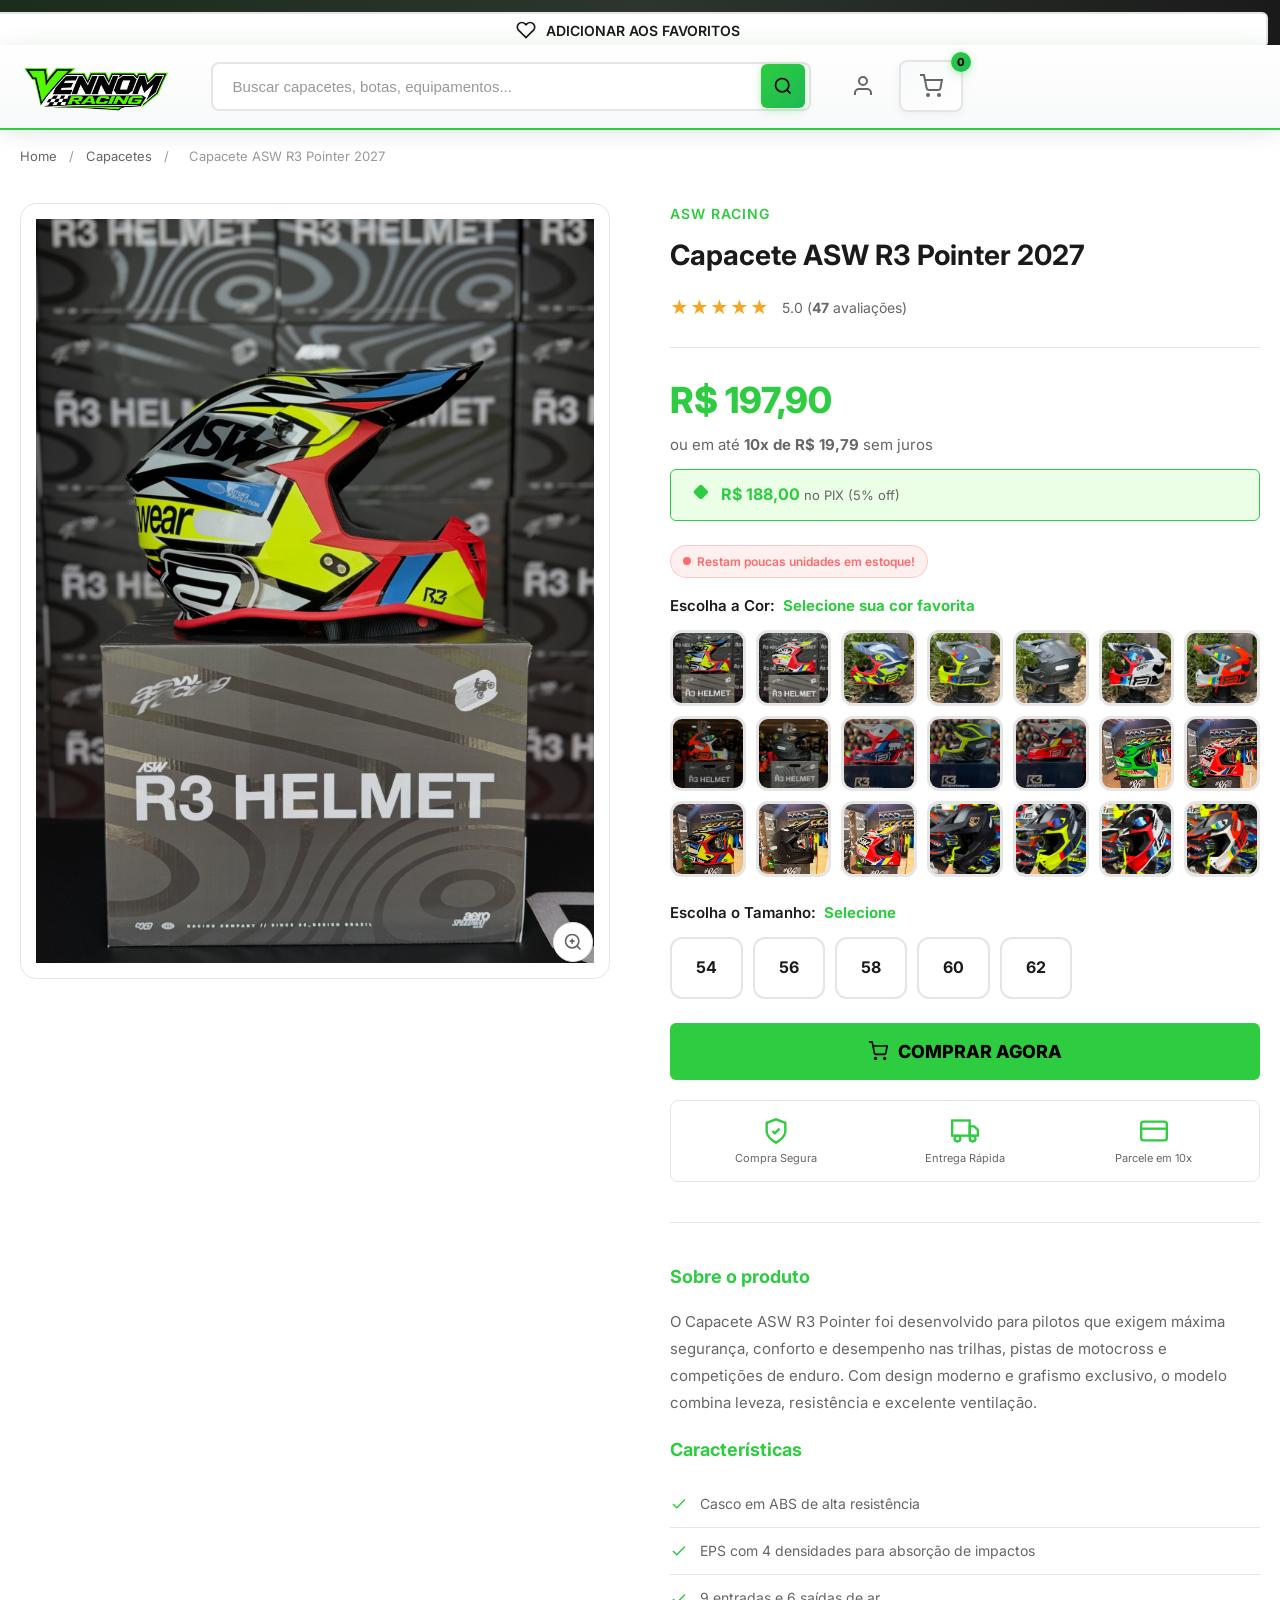
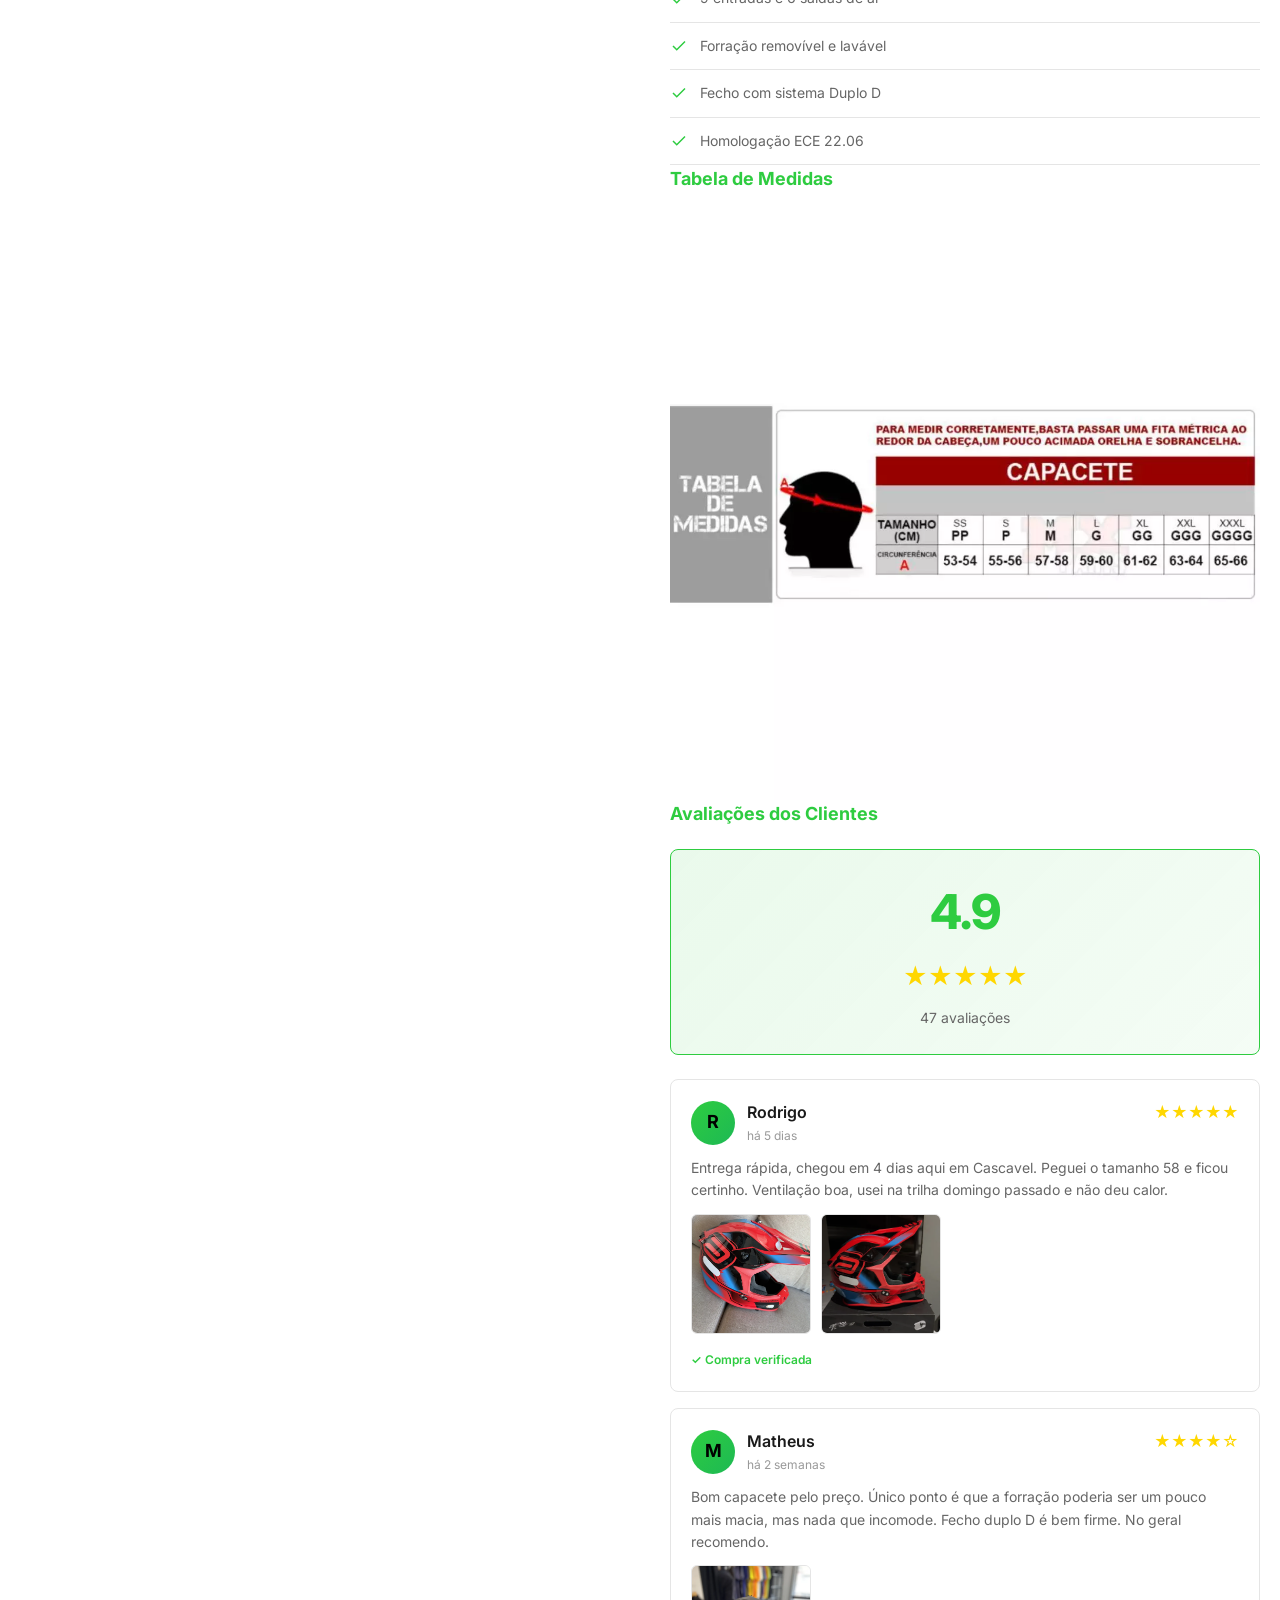
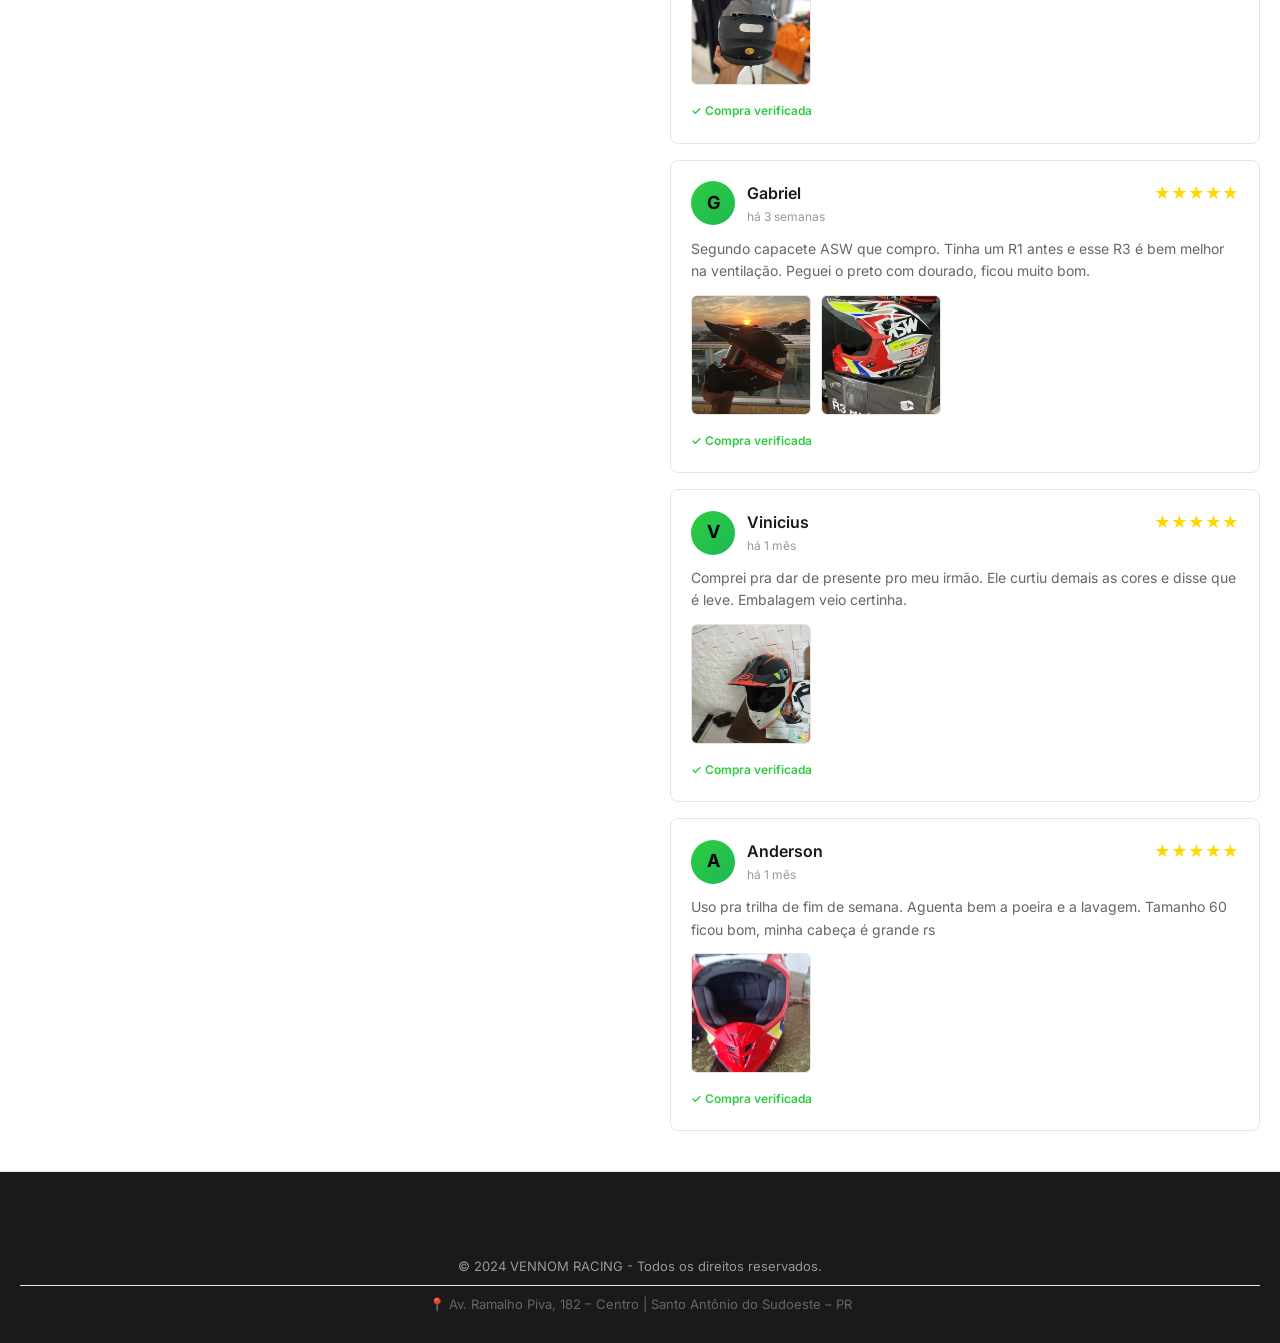
<file: produto-asw-r3.html>
<!DOCTYPE html>
<html lang="pt-BR">
<head>
    <meta charset="UTF-8">
    <meta name="viewport" content="width=device-width, initial-scale=1.0">
    <title>Capacete ASW R3 Pointer 2027 - VENNOM RACING</title>
    <link rel="preconnect" href="https://fonts.googleapis.com">
    <link rel="preconnect" href="https://fonts.gstatic.com" crossorigin>
    <link href="https://fonts.googleapis.com/css2?family=Russo+One&family=Inter:wght@400;500;600;700;800&display=swap" rel="stylesheet">
    <link rel="stylesheet" href="styles.css">
    <style>
        /* Estilos específicos desta página - seguindo o padrão do produto.html */
        .breadcrumb {
            padding: 16px 0;
            font-size: 13px;
            color: var(--text-muted);
        }
        .breadcrumb a {
            color: var(--text-secondary);
            text-decoration: none;
        }
        .breadcrumb a:hover {
            color: var(--primary);
        }
        .breadcrumb span {
            margin: 0 8px;
        }

        .product-page {
            padding: 20px 0 40px;
        }

        .product-layout {
            display: grid;
            grid-template-columns: 1fr 1fr;
            gap: 60px;
        }

        .product-details {
            min-width: 0;
            max-width: 100%;
            width: 100%;
            overflow: hidden;
        }

        .action-buttons {
            width: 100%;
            max-width: 100%;
        }

        .product-gallery {
            position: sticky;
            top: 100px;
        }

        .main-image {
            width: 100%;
            max-width: 100%;
            background: #fff;
            border: 1px solid var(--border-color);
            border-radius: 16px;
            position: relative;
            margin-bottom: 16px;
            padding: 15px;
            min-height: 200px;
            box-sizing: border-box;
            overflow: hidden;
        }

        .main-image img {
            width: 100%;
            max-width: 100%;
            height: auto;
            display: block;
            object-fit: contain;
        }

        .product-gallery {
            min-width: 0;
            max-width: 100%;
            overflow: hidden;
        }

        .main-image .zoom-icon {
            position: absolute;
            bottom: 16px;
            right: 16px;
            width: 40px;
            height: 40px;
            background: var(--bg-dark);
            border: 1px solid var(--border-color);
            border-radius: 50%;
            display: flex;
            align-items: center;
            justify-content: center;
            color: var(--text-secondary);
            cursor: pointer;
        }

        .color-label {
            text-align: center;
            font-size: 14px;
            color: var(--text-secondary);
            margin-bottom: 12px;
        }
        .color-label span {
            color: var(--primary);
            font-weight: 600;
        }

        .thumbnail-list {
            display: flex;
            gap: 10px;
            padding-bottom: 12px;
            overflow-x: auto;
            scroll-behavior: smooth;
            scrollbar-width: thin;
            scrollbar-color: var(--primary) var(--bg-card);
        }

        .thumbnail-list::-webkit-scrollbar {
            height: 6px;
        }

        .thumbnail-list::-webkit-scrollbar-track {
            background: var(--bg-card);
            border-radius: 3px;
        }

        .thumbnail-list::-webkit-scrollbar-thumb {
            background: var(--primary);
            border-radius: 3px;
        }

        .thumbnail {
            flex-shrink: 0;
            width: 70px;
            height: 70px;
            background: var(--bg-card);
            border: 2px solid var(--border-color);
            border-radius: 10px;
            overflow: hidden;
            cursor: pointer;
            transition: all 0.3s ease;
        }

        .thumbnail:hover {
            border-color: var(--primary);
            transform: scale(1.08);
        }

        .thumbnail.active {
            border-color: var(--primary);
            box-shadow: 0 0 0 2px var(--bg-dark), 0 0 0 4px var(--primary);
        }

        .thumbnail img {
            width: 100%;
            height: 100%;
            object-fit: cover;
        }

        .product-badges {
            display: flex;
            gap: 10px;
            margin-bottom: 16px;
        }

        .badge-sale {
            background: var(--danger);
            color: white;
            padding: 6px 14px;
            font-size: 11px;
            font-weight: 700;
            border-radius: var(--radius-sm);
        }

        .badge-new {
            background: var(--primary);
            color: var(--bg-dark);
            padding: 6px 14px;
            font-size: 11px;
            font-weight: 700;
            border-radius: var(--radius-sm);
        }

        .badge-shipping {
            background: var(--primary);
            color: var(--bg-dark);
            padding: 6px 14px;
            font-size: 11px;
            font-weight: 700;
            border-radius: var(--radius-sm);
        }

        .product-brand {
            color: var(--primary);
            font-size: 14px;
            font-weight: 600;
            text-transform: uppercase;
            letter-spacing: 1px;
            margin-bottom: 8px;
            display: block;
        }

        .product-title {
            font-family: var(--font-display);
            font-size: 28px;
            margin-bottom: 16px;
        }

        .product-rating {
            display: flex;
            align-items: center;
            gap: 12px;
            margin-bottom: 24px;
            padding-bottom: 24px;
            border-bottom: 1px solid var(--border-color);
        }

        .stars {
            color: var(--warning);
            font-size: 18px;
        }

        .rating-text {
            font-size: 14px;
            color: var(--text-secondary);
        }

        .price-section {
            margin-bottom: 24px;
        }

        .price-current {
            font-size: 36px;
            font-weight: 800;
            color: var(--primary);
        }

        .price-installments {
            font-size: 15px;
            color: var(--text-secondary);
            margin-top: 4px;
        }

        .price-pix {
            display: flex;
            align-items: center;
            gap: 10px;
            margin-top: 12px;
            padding: 12px 16px;
            background: rgba(57, 255, 20, 0.1);
            border: 1px solid var(--primary);
            border-radius: var(--radius-md);
        }

        .price-pix svg {
            color: var(--primary);
        }

        .price-pix-value {
            font-weight: 700;
            color: var(--primary);
        }

        .price-pix-discount {
            font-size: 13px;
            color: var(--text-secondary);
        }

        .variation-group {
            margin-bottom: 24px;
        }

        .variation-label {
            font-size: 15px;
            font-weight: 600;
            margin-bottom: 12px;
            color: var(--text-primary);
            display: flex;
            align-items: center;
            gap: 8px;
        }

        .variation-label span {
            color: var(--primary);
            font-weight: 700;
        }

        .stock-indicator {
            display: inline-flex;
            align-items: center;
            gap: 6px;
            padding: 6px 12px;
            background: rgba(255, 107, 107, 0.1);
            border: 1px solid rgba(255, 107, 107, 0.3);
            border-radius: 20px;
            font-size: 12px;
            font-weight: 600;
            color: #ff6b6b;
            margin-bottom: 16px;
        }

        .stock-indicator::before {
            content: '';
            width: 8px;
            height: 8px;
            background: #ff6b6b;
            border-radius: 50%;
            animation: pulse-dot 1.5s infinite;
        }

        @keyframes pulse-dot {
            0%, 100% { opacity: 1; }
            50% { opacity: 0.4; }
        }

        .size-options {
            display: flex;
            gap: 10px;
            flex-wrap: wrap;
        }

        .size-option {
            min-width: 65px;
            padding: 16px 24px;
            background: var(--bg-card);
            border: 2px solid var(--border-color);
            border-radius: 12px;
            font-size: 16px;
            font-weight: 700;
            text-align: center;
            cursor: pointer;
            transition: all 0.3s cubic-bezier(0.4, 0, 0.2, 1);
            color: var(--text-primary);
            position: relative;
        }

        .size-option:hover {
            border-color: var(--primary);
            transform: translateY(-3px);
            box-shadow: 0 6px 20px rgba(57, 255, 20, 0.2);
        }

        .size-option.active {
            border-color: var(--primary);
            background: linear-gradient(135deg, rgba(57, 255, 20, 0.15) 0%, rgba(57, 255, 20, 0.05) 100%);
            box-shadow: 0 0 0 2px var(--bg-dark), 0 0 0 4px var(--primary);
        }

        .size-option.active::after {
            content: '✓';
            position: absolute;
            top: -8px;
            right: -8px;
            width: 20px;
            height: 20px;
            background: var(--primary);
            color: #000;
            border-radius: 50%;
            display: flex;
            align-items: center;
            justify-content: center;
            font-size: 11px;
            font-weight: 700;
        }

        /* Seletor de Cores - Design Premium */
        .color-options {
            display: grid;
            grid-template-columns: repeat(7, 1fr);
            gap: 10px;
        }

        .color-option {
            aspect-ratio: 1;
            border-radius: 12px;
            border: 3px solid var(--border-color);
            cursor: pointer;
            transition: all 0.3s cubic-bezier(0.4, 0, 0.2, 1);
            position: relative;
            overflow: hidden;
            background: var(--bg-card);
        }

        .color-option img {
            width: 100%;
            height: 100%;
            object-fit: cover;
            transition: transform 0.3s ease;
        }

        .color-option:hover {
            border-color: var(--primary);
            transform: translateY(-4px);
            box-shadow: 0 8px 25px rgba(57, 255, 20, 0.25);
        }

        .color-option:hover img {
            transform: scale(1.1);
        }

        .color-option.active {
            border-color: var(--primary);
            box-shadow: 0 0 0 2px var(--bg-dark), 0 0 0 4px var(--primary), 0 8px 25px rgba(57, 255, 20, 0.3);
        }

        .color-option.active::after {
            content: '✓';
            position: absolute;
            top: 4px;
            right: 4px;
            width: 20px;
            height: 20px;
            background: var(--primary);
            color: #000;
            border-radius: 50%;
            display: flex;
            align-items: center;
            justify-content: center;
            font-size: 11px;
            font-weight: 700;
        }

        @media (max-width: 768px) {
            .color-options {
                grid-template-columns: repeat(5, 1fr);
                gap: 8px;
            }
        }

        @media (max-width: 480px) {
            .color-options {
                grid-template-columns: repeat(4, 1fr);
            }
        }

        .variation-error {
            color: var(--danger);
            font-size: 13px;
            margin-top: 8px;
            display: none;
        }

        .variation-error.show {
            display: block;
            animation: shake 0.5s ease;
        }

        @keyframes shake {
            0%, 100% { transform: translateX(0); }
            25% { transform: translateX(-5px); }
            75% { transform: translateX(5px); }
        }

        .variation-group.error .size-option,
        .variation-group.error .color-option {
            border-color: var(--danger);
        }

        .action-buttons {
            display: flex;
            flex-direction: column;
            gap: 12px;
            margin-bottom: 20px;
        }

        .btn-buy {
            width: 100%;
            padding: 18px;
            background: var(--primary);
            color: #000;
            font-size: 18px;
            font-weight: 800;
            text-shadow: none;
            border: none;
            border-radius: var(--radius-md);
            cursor: pointer;
            display: flex;
            align-items: center;
            justify-content: center;
            gap: 10px;
        }

        .btn-buy {
            animation: pulse-btn 2s infinite;
        }

        @keyframes pulse-btn {
            0% {
                box-shadow: 0 0 0 0 rgba(46, 204, 64, 0.7);
            }
            70% {
                box-shadow: 0 0 0 15px rgba(46, 204, 64, 0);
            }
            100% {
                box-shadow: 0 0 0 0 rgba(46, 204, 64, 0);
            }
        }

        .btn-buy:hover {
            background: var(--primary-light);
            animation: none;
        }

        .btn-wishlist {
            width: 100%;
            padding: 16px;
            background: var(--bg-card);
            color: var(--text-primary);
            font-size: 14px;
            font-weight: 600;
            border: 2px solid var(--border-color);
            border-radius: var(--radius-md);
            cursor: pointer;
            display: flex;
            align-items: center;
            justify-content: center;
            gap: 10px;
        }

        .whatsapp-btn {
            display: flex;
            align-items: center;
            justify-content: center;
            gap: 12px;
            width: 100%;
            padding: 16px;
            background: #25D366;
            color: #000;
            border-radius: var(--radius-md);
            font-weight: 600;
            font-size: 15px;
            text-decoration: none;
            margin-bottom: 24px;
        }

        .whatsapp-btn:hover {
            background: #128C7E;
        }

        .guarantees {
            display: flex;
            justify-content: space-between;
            gap: 10px;
            padding: 16px;
            background: var(--bg-card);
            border: 1px solid var(--border-color);
            border-radius: var(--radius-lg);
        }

        .guarantee-item {
            display: flex;
            flex-direction: column;
            align-items: center;
            text-align: center;
            flex: 1;
        }

        .guarantee-item svg {
            width: 28px;
            height: 28px;
            color: var(--primary);
            margin-bottom: 6px;
        }

        .guarantee-item span {
            font-size: 11px;
            color: var(--text-secondary);
            line-height: 1.3;
        }

        /* Descrição */
        .product-description {
            margin-top: 40px;
            padding-top: 40px;
            border-top: 1px solid var(--border-color);
        }

        .size-chart {
            margin-top: 16px;
            border-radius: var(--radius-md);
            overflow: hidden;
        }

        .size-chart img {
            width: 100%;
            height: auto;
            display: block;
        }

        /* Avaliações */
        .reviews-section {
            margin-top: 20px;
        }

        .reviews-summary {
            background: linear-gradient(135deg, rgba(46, 204, 64, 0.1) 0%, rgba(46, 204, 64, 0.05) 100%);
            border: 1px solid var(--primary);
            border-radius: var(--radius-lg);
            padding: 24px;
            text-align: center;
            margin-bottom: 24px;
        }

        .reviews-score .score-number {
            font-size: 48px;
            font-weight: 800;
            color: var(--primary);
            display: block;
        }

        .reviews-score .score-stars {
            color: #FFD700;
            font-size: 24px;
            margin: 8px 0;
        }

        .reviews-score .score-count {
            color: var(--text-secondary);
            font-size: 14px;
        }

        .reviews-list {
            display: flex;
            flex-direction: column;
            gap: 16px;
        }

        .review-card {
            background: var(--bg-card);
            border: 1px solid var(--border-color);
            border-radius: var(--radius-lg);
            padding: 20px;
        }

        .review-header {
            display: flex;
            justify-content: space-between;
            align-items: flex-start;
            margin-bottom: 12px;
        }

        .review-user {
            display: flex;
            align-items: center;
            gap: 12px;
        }

        .user-avatar {
            width: 44px;
            height: 44px;
            background: linear-gradient(135deg, var(--primary) 0%, #1db954 100%);
            border-radius: 50%;
            display: flex;
            align-items: center;
            justify-content: center;
            color: #000;
            font-weight: 700;
            font-size: 18px;
        }

        .user-info {
            display: flex;
            flex-direction: column;
        }

        .user-name {
            font-weight: 600;
            color: var(--text-primary);
        }

        .review-date {
            font-size: 12px;
            color: var(--text-muted);
        }

        .review-stars {
            color: #FFD700;
            font-size: 16px;
        }

        .review-text {
            font-size: 14px;
            line-height: 1.6;
            color: var(--text-secondary);
            margin-bottom: 12px;
        }

        .review-images {
            display: flex;
            gap: 10px;
            margin-bottom: 12px;
            overflow-x: auto;
        }

        .review-images img {
            width: 120px;
            height: 120px;
            object-fit: cover;
            border-radius: var(--radius-md);
            border: 1px solid var(--border-color);
        }

        .review-verified {
            font-size: 12px;
            color: var(--primary);
            font-weight: 600;
        }

        .description-title {
            font-size: 18px;
            font-weight: 700;
            margin-bottom: 16px;
            color: var(--primary);
        }

        .description-text {
            font-size: 15px;
            line-height: 1.8;
            color: var(--text-secondary);
            margin-bottom: 20px;
        }

        .features-list {
            list-style: none;
            padding: 0;
            margin: 0;
        }

        .features-list li {
            display: flex;
            align-items: center;
            gap: 12px;
            padding: 12px 0;
            border-bottom: 1px solid var(--border-color);
            font-size: 14px;
            color: var(--text-secondary);
        }

        .features-list li svg {
            color: var(--primary);
            flex-shrink: 0;
        }

        /* RESPONSIVO */
        @media (max-width: 992px) {
            .product-layout {
                grid-template-columns: 1fr;
                gap: 30px;
            }
            .product-gallery {
                position: static;
            }
        }

        @media (max-width: 768px) {
            .container {
                padding: 0 15px;
            }
            .breadcrumb {
                display: none;
            }
            .product-page {
                padding: 15px 0 100px;
            }
            .main-image {
                border-radius: 12px;
                padding: 10px;
                min-height: 180px;
            }
            .color-label {
                font-size: 15px;
                margin-bottom: 15px;
            }
            .thumbnail-list {
                grid-template-columns: repeat(4, 1fr);
                gap: 8px;
                padding-bottom: 15px;
            }
            .thumbnail {
                width: 100%;
            }
            .product-badges {
                margin-bottom: 12px;
            }
            .badge-new, .badge-shipping {
                padding: 8px 14px;
                font-size: 12px;
            }
            .product-brand {
                font-size: 13px;
            }
            .product-title {
                font-size: 22px;
                margin-bottom: 12px;
            }
            .product-rating {
                margin-bottom: 20px;
                padding-bottom: 20px;
            }
            .price-current {
                font-size: 32px;
            }
            .price-installments {
                font-size: 14px;
            }
            .price-pix {
                padding: 12px;
            }
            .variation-label {
                font-size: 15px;
            }
            .size-options {
                gap: 10px;
            }
            .size-option {
                min-width: 55px;
                padding: 14px 18px;
                font-size: 15px;
            }
            .action-buttons {
                gap: 10px;
            }
            .btn-buy {
                padding: 18px;
                font-size: 18px;
            }
            .btn-wishlist {
                padding: 14px;
                font-size: 13px;
            }
            .whatsapp-btn {
                padding: 14px;
                font-size: 14px;
            }
            .guarantees {
                padding: 14px 10px;
                gap: 8px;
            }
            .guarantee-item svg {
                width: 26px;
                height: 26px;
            }
            .guarantee-item span {
                font-size: 11px;
            }
            .product-description {
                margin-top: 30px;
                padding-top: 30px;
            }
            .description-title {
                font-size: 17px;
            }
            .description-text {
                font-size: 14px;
            }
            .features-list li {
                font-size: 14px;
                padding: 10px 0;
            }
        }
    </style>
</head>
<body>
    <!-- Top Bar -->
    <div class="top-bar">
        <div class="container">
            <div class="top-bar-content">
                <span class="shipping-info">🚚 FRETE GRÁTIS acima de R$ 100 para todo Brasil</span>
                <div class="top-links">
                    <a href="#">Rastrear Pedido</a>
                    <a href="#">Central de Ajuda</a>
                </div>
            </div>
        </div>
    </div>

    <!-- Header -->
    <header class="header">
        <div class="container">
            <div class="header-content">
                <a href="index.html" class="logo">
                    <img src="assets/logo.png" alt="VENNOM RACING" class="logo-img">
                </a>
                <div class="search-container">
                    <input type="text" placeholder="Buscar capacetes, botas, equipamentos..." class="search-input">
                    <button class="search-btn">
                        <svg width="20" height="20" viewBox="0 0 24 24" fill="none" stroke="currentColor" stroke-width="2">
                            <circle cx="11" cy="11" r="8"/>
                            <path d="m21 21-4.35-4.35"/>
                        </svg>
                    </button>
                </div>
                <div class="header-actions">
                    <a href="#" class="header-action">
                        <svg width="24" height="24" viewBox="0 0 24 24" fill="none" stroke="currentColor" stroke-width="2">
                            <path d="M20 21v-2a4 4 0 0 0-4-4H8a4 4 0 0 0-4 4v2"/>
                            <circle cx="12" cy="7" r="4"/>
                        </svg>
                    </a>
                    <a href="#" class="header-action cart">
                        <svg width="24" height="24" viewBox="0 0 24 24" fill="none" stroke="currentColor" stroke-width="2">
                            <circle cx="9" cy="21" r="1"/>
                            <circle cx="20" cy="21" r="1"/>
                            <path d="M1 1h4l2.68 13.39a2 2 0 0 0 2 1.61h9.72a2 2 0 0 0 2-1.61L23 6H6"/>
                        </svg>
                        <span class="badge cart-count">0</span>
                    </a>
                </div>
            </div>
        </div>
    </header>

    <!-- Breadcrumb -->
    <div class="container">
        <nav class="breadcrumb">
            <a href="index.html">Home</a>
            <span>/</span>
            <a href="#">Capacetes</a>
            <span>/</span>
            <span>Capacete ASW R3 Pointer 2027</span>
        </nav>
    </div>

    <!-- Página do Produto -->
    <section class="product-page">
        <div class="container">
            <div class="product-layout">
                <!-- Galeria -->
                <div class="product-gallery">
                    <div class="main-image">
                        <img id="main-image" src="assets/products/r3/r3-01.jpg" alt="Capacete ASW R3 Pointer 2027">
                        <div class="zoom-icon">
                            <svg width="20" height="20" viewBox="0 0 24 24" fill="none" stroke="currentColor" stroke-width="2">
                                <circle cx="11" cy="11" r="8"/>
                                <path d="m21 21-4.35-4.35"/>
                                <line x1="11" y1="8" x2="11" y2="14"/>
                                <line x1="8" y1="11" x2="14" y2="11"/>
                            </svg>
                        </div>
                    </div>
                </div>

                <!-- Detalhes -->
                <div class="product-details">
                    <div class="product-badges">
                        <span class="badge-new">LANÇAMENTO</span>
                        <span class="badge-shipping">FRETE GRÁTIS</span>
                    </div>

                    <span class="product-brand">ASW RACING</span>
                    <h1 class="product-title">Capacete ASW R3 Pointer 2027</h1>

                    <div class="product-rating">
                        <span class="stars">★★★★★</span>
                        <span class="rating-text">5.0 (<strong>47</strong> avaliações)</span>
                    </div>

                    <div class="price-section">
                        <div class="price-current">R$ 197,90</div>
                        <div class="price-installments">ou em até <strong>10x de R$ 19,79</strong> sem juros</div>
                        <div class="price-pix">
                            <svg width="24" height="24" viewBox="0 0 24 24" fill="currentColor">
                                <path d="M12.264 2.447L7.318 7.393a2.25 2.25 0 000 3.182l4.946 4.946a2.25 2.25 0 003.182 0l4.946-4.946a2.25 2.25 0 000-3.182l-4.946-4.946a2.25 2.25 0 00-3.182 0z"/>
                            </svg>
                            <div>
                                <span class="price-pix-value">R$ 188,00</span>
                                <span class="price-pix-discount"> no PIX (5% off)</span>
                            </div>
                        </div>
                    </div>

                    <!-- Indicador de Estoque -->
                    <div class="stock-indicator">Restam poucas unidades em estoque!</div>

                    <!-- Cores -->
                    <div class="variation-group" id="color-group">
                        <div class="variation-label">Escolha a Cor: <span id="selected-color-text">Selecione sua cor favorita</span></div>
                        <div class="color-options" id="color-options"></div>
                        <div class="variation-error" id="color-error">⚠️ Selecione uma cor para continuar</div>
                    </div>

                    <!-- Tamanhos -->
                    <div class="variation-group" id="size-group">
                        <div class="variation-label">Escolha o Tamanho: <span id="selected-size">Selecione</span></div>
                        <div class="size-options">
                            <div class="size-option" onclick="selectSize('54', this)">54</div>
                            <div class="size-option" onclick="selectSize('56', this)">56</div>
                            <div class="size-option" onclick="selectSize('58', this)">58</div>
                            <div class="size-option" onclick="selectSize('60', this)">60</div>
                            <div class="size-option" onclick="selectSize('62', this)">62</div>
                        </div>
                        <div class="variation-error" id="size-error">⚠️ Selecione um tamanho para continuar</div>
                    </div>

                    <!-- Botões -->
                    <div class="action-buttons">
                        <button class="btn-buy" onclick="addToCart()">
                            <svg width="20" height="20" viewBox="0 0 24 24" fill="none" stroke="currentColor" stroke-width="2">
                                <circle cx="9" cy="21" r="1"/>
                                <circle cx="20" cy="21" r="1"/>
                                <path d="M1 1h4l2.68 13.39a2 2 0 0 0 2 1.61h9.72a2 2 0 0 0 2-1.61L23 6H6"/>
                            </svg>
                            COMPRAR AGORA
                        </button>
                        <button class="btn-wishlist">
                            <svg width="20" height="20" viewBox="0 0 24 24" fill="none" stroke="currentColor" stroke-width="2">
                                <path d="M20.84 4.61a5.5 5.5 0 0 0-7.78 0L12 5.67l-1.06-1.06a5.5 5.5 0 0 0-7.78 7.78l1.06 1.06L12 21.23l7.78-7.78 1.06-1.06a5.5 5.5 0 0 0 0-7.78z"/>
                            </svg>
                            ADICIONAR AOS FAVORITOS
                        </button>
                    </div>

                    <!-- Garantias -->
                    <div class="guarantees">
                        <div class="guarantee-item">
                            <svg viewBox="0 0 24 24" fill="none" stroke="currentColor" stroke-width="2">
                                <path d="M12 22s8-4 8-10V5l-8-3-8 3v7c0 6 8 10 8 10z"/>
                                <path d="m9 12 2 2 4-4"/>
                            </svg>
                            <span>Compra Segura</span>
                        </div>
                        <div class="guarantee-item">
                            <svg viewBox="0 0 24 24" fill="none" stroke="currentColor" stroke-width="2">
                                <rect x="1" y="3" width="15" height="13"/>
                                <polygon points="16 8 20 8 23 11 23 16 16 16 16 8"/>
                                <circle cx="5.5" cy="18.5" r="2.5"/>
                                <circle cx="18.5" cy="18.5" r="2.5"/>
                            </svg>
                            <span>Entrega Rápida</span>
                        </div>
                        <div class="guarantee-item">
                            <svg viewBox="0 0 24 24" fill="none" stroke="currentColor" stroke-width="2">
                                <rect x="1" y="4" width="22" height="16" rx="2" ry="2"/>
                                <line x1="1" y1="10" x2="23" y2="10"/>
                            </svg>
                            <span>Parcele em 10x</span>
                        </div>
                    </div>

                    <!-- Descrição -->
                    <div class="product-description">
                        <h3 class="description-title">Sobre o produto</h3>
                        <p class="description-text">
                            O Capacete ASW R3 Pointer foi desenvolvido para pilotos que exigem máxima segurança, conforto e desempenho nas trilhas, pistas de motocross e competições de enduro. Com design moderno e grafismo exclusivo, o modelo combina leveza, resistência e excelente ventilação.
                        </p>

                        <h3 class="description-title">Características</h3>
                        <ul class="features-list">
                            <li>
                                <svg width="18" height="18" viewBox="0 0 24 24" fill="none" stroke="currentColor" stroke-width="2">
                                    <polyline points="20 6 9 17 4 12"/>
                                </svg>
                                Casco em ABS de alta resistência
                            </li>
                            <li>
                                <svg width="18" height="18" viewBox="0 0 24 24" fill="none" stroke="currentColor" stroke-width="2">
                                    <polyline points="20 6 9 17 4 12"/>
                                </svg>
                                EPS com 4 densidades para absorção de impactos
                            </li>
                            <li>
                                <svg width="18" height="18" viewBox="0 0 24 24" fill="none" stroke="currentColor" stroke-width="2">
                                    <polyline points="20 6 9 17 4 12"/>
                                </svg>
                                9 entradas e 6 saídas de ar
                            </li>
                            <li>
                                <svg width="18" height="18" viewBox="0 0 24 24" fill="none" stroke="currentColor" stroke-width="2">
                                    <polyline points="20 6 9 17 4 12"/>
                                </svg>
                                Forração removível e lavável
                            </li>
                            <li>
                                <svg width="18" height="18" viewBox="0 0 24 24" fill="none" stroke="currentColor" stroke-width="2">
                                    <polyline points="20 6 9 17 4 12"/>
                                </svg>
                                Fecho com sistema Duplo D
                            </li>
                            <li>
                                <svg width="18" height="18" viewBox="0 0 24 24" fill="none" stroke="currentColor" stroke-width="2">
                                    <polyline points="20 6 9 17 4 12"/>
                                </svg>
                                Homologação ECE 22.06
                            </li>
                        </ul>

                        <h3 class="description-title">Tabela de Medidas</h3>
                        <div class="size-chart">
                            <img src="assets/products/r3/tabela-medidas.png" alt="Tabela de Medidas - Capacete">
                        </div>

                        <h3 class="description-title">Avaliações dos Clientes</h3>
                        <div class="reviews-section">
                            <div class="reviews-summary">
                                <div class="reviews-score">
                                    <span class="score-number">4.9</span>
                                    <div class="score-stars">★★★★★</div>
                                    <span class="score-count">47 avaliações</span>
                                </div>
                            </div>

                            <div class="reviews-list">
                                <div class="review-card">
                                    <div class="review-header">
                                        <div class="review-user">
                                            <div class="user-avatar">R</div>
                                            <div class="user-info">
                                                <span class="user-name">Rodrigo</span>
                                                <span class="review-date">há 5 dias</span>
                                            </div>
                                        </div>
                                        <div class="review-stars">★★★★★</div>
                                    </div>
                                    <p class="review-text">Entrega rápida, chegou em 4 dias aqui em Cascavel. Peguei o tamanho 58 e ficou certinho. Ventilação boa, usei na trilha domingo passado e não deu calor.</p>
                                    <div class="review-images">
                                        <img src="assets/products/r3/reviews/review-01.png" alt="Foto do cliente">
                                        <img src="assets/products/r3/reviews/review-02.png" alt="Foto do cliente">
                                    </div>
                                    <span class="review-verified">✓ Compra verificada</span>
                                </div>

                                <div class="review-card">
                                    <div class="review-header">
                                        <div class="review-user">
                                            <div class="user-avatar">M</div>
                                            <div class="user-info">
                                                <span class="user-name">Matheus</span>
                                                <span class="review-date">há 2 semanas</span>
                                            </div>
                                        </div>
                                        <div class="review-stars">★★★★☆</div>
                                    </div>
                                    <p class="review-text">Bom capacete pelo preço. Único ponto é que a forração poderia ser um pouco mais macia, mas nada que incomode. Fecho duplo D é bem firme. No geral recomendo.</p>
                                    <div class="review-images">
                                        <img src="assets/products/r3/reviews/review-03.png" alt="Foto do cliente">
                                    </div>
                                    <span class="review-verified">✓ Compra verificada</span>
                                </div>

                                <div class="review-card">
                                    <div class="review-header">
                                        <div class="review-user">
                                            <div class="user-avatar">G</div>
                                            <div class="user-info">
                                                <span class="user-name">Gabriel</span>
                                                <span class="review-date">há 3 semanas</span>
                                            </div>
                                        </div>
                                        <div class="review-stars">★★★★★</div>
                                    </div>
                                    <p class="review-text">Segundo capacete ASW que compro. Tinha um R1 antes e esse R3 é bem melhor na ventilação. Peguei o preto com dourado, ficou muito bom.</p>
                                    <div class="review-images">
                                        <img src="assets/products/r3/reviews/review-05.png" alt="Foto do cliente">
                                        <img src="assets/products/r3/reviews/review-06.png" alt="Foto do cliente">
                                    </div>
                                    <span class="review-verified">✓ Compra verificada</span>
                                </div>

                                <div class="review-card">
                                    <div class="review-header">
                                        <div class="review-user">
                                            <div class="user-avatar">V</div>
                                            <div class="user-info">
                                                <span class="user-name">Vinicius</span>
                                                <span class="review-date">há 1 mês</span>
                                            </div>
                                        </div>
                                        <div class="review-stars">★★★★★</div>
                                    </div>
                                    <p class="review-text">Comprei pra dar de presente pro meu irmão. Ele curtiu demais as cores e disse que é leve. Embalagem veio certinha.</p>
                                    <div class="review-images">
                                        <img src="assets/products/r3/reviews/review-09.png" alt="Foto do cliente">
                                    </div>
                                    <span class="review-verified">✓ Compra verificada</span>
                                </div>

                                <div class="review-card">
                                    <div class="review-header">
                                        <div class="review-user">
                                            <div class="user-avatar">A</div>
                                            <div class="user-info">
                                                <span class="user-name">Anderson</span>
                                                <span class="review-date">há 1 mês</span>
                                            </div>
                                        </div>
                                        <div class="review-stars">★★★★★</div>
                                    </div>
                                    <p class="review-text">Uso pra trilha de fim de semana. Aguenta bem a poeira e a lavagem. Tamanho 60 ficou bom, minha cabeça é grande rs</p>
                                    <div class="review-images">
                                        <img src="assets/products/r3/reviews/review-11.png" alt="Foto do cliente">
                                    </div>
                                    <span class="review-verified">✓ Compra verificada</span>
                                </div>
                            </div>
                        </div>
                    </div>
                </div>
            </div>
        </div>
    </section>

    <!-- Footer Simples -->
    <footer class="footer">
        <div class="container">
            <div class="copyright">
                <p>&copy; 2024 VENNOM RACING - Todos os direitos reservados.</p>
                <p class="store-address">📍 Av. Ramalho Piva, 182 – Centro | Santo Antônio do Sudoeste – PR</p>
            </div>
        </div>
    </footer>

    <!-- Mobile Navigation -->
    <nav class="mobile-nav">
        <a href="index.html" class="mobile-nav-item">
            <svg width="24" height="24" viewBox="0 0 24 24" fill="none" stroke="currentColor" stroke-width="2">
                <path d="M3 9l9-7 9 7v11a2 2 0 0 1-2 2H5a2 2 0 0 1-2-2z"/>
                <polyline points="9 22 9 12 15 12 15 22"/>
            </svg>
            <span>Início</span>
        </a>
        <a href="#" class="mobile-nav-item">
            <svg width="24" height="24" viewBox="0 0 24 24" fill="none" stroke="currentColor" stroke-width="2">
                <rect x="3" y="3" width="7" height="7"/>
                <rect x="14" y="3" width="7" height="7"/>
                <rect x="14" y="14" width="7" height="7"/>
                <rect x="3" y="14" width="7" height="7"/>
            </svg>
            <span>Produtos</span>
        </a>
        <a href="#" class="mobile-nav-item">
            <svg width="24" height="24" viewBox="0 0 24 24" fill="none" stroke="currentColor" stroke-width="2">
                <path d="M20.84 4.61a5.5 5.5 0 0 0-7.78 0L12 5.67l-1.06-1.06a5.5 5.5 0 0 0-7.78 7.78l1.06 1.06L12 21.23l7.78-7.78 1.06-1.06a5.5 5.5 0 0 0 0-7.78z"/>
            </svg>
            <span>Favoritos</span>
        </a>
        <a href="#" class="mobile-nav-item cart-nav">
            <svg width="24" height="24" viewBox="0 0 24 24" fill="none" stroke="currentColor" stroke-width="2">
                <circle cx="9" cy="21" r="1"/>
                <circle cx="20" cy="21" r="1"/>
                <path d="M1 1h4l2.68 13.39a2 2 0 0 0 2 1.61h9.72a2 2 0 0 0 2-1.61L23 6H6"/>
            </svg>
            <span class="mobile-cart-badge">0</span>
            <span>Carrinho</span>
        </a>
    </nav>

    <script>
        // Cores do capacete
        const colors = [
            { id: 'r3-01', name: 'R3 Aero Laranja', img: 'assets/products/r3/r3-01.jpg' },
            { id: 'r3-02', name: 'R3 Aero Vermelho', img: 'assets/products/r3/r3-02.jpg' },
            { id: 'r3-03', name: 'R3 Amarelo Neon', img: 'assets/products/r3/r3-03.jpg' },
            { id: 'r3-04', name: 'R3 Azul/Neon', img: 'assets/products/r3/r3-04.jpg' },
            { id: 'r3-05', name: 'R3 Preto/Dourado', img: 'assets/products/r3/r3-05.jpg' },
            { id: 'r3-06', name: 'R3 Preto Fosco', img: 'assets/products/r3/r3-06.jpg' },
            { id: 'r3-07', name: 'R3 Vermelho/Preto', img: 'assets/products/r3/r3-07.jpg' },
            { id: 'r3-08', name: 'R3 Neon/Cinza', img: 'assets/products/r3/r3-08.jpg' },
            { id: 'r3-09', name: 'R3 Vermelho/Branco', img: 'assets/products/r3/r3-09.jpg' },
            { id: 'r3-10', name: 'R3 Branco/Roxo', img: 'assets/products/r3/r3-10.jpg' },
            { id: 'r3-11', name: 'R3 Vermelho Fosco', img: 'assets/products/r3/r3-11.jpg' },
            { id: 'r3-12', name: 'R3 Quadriculado', img: 'assets/products/r3/r3-12.jpg' },
            { id: 'r3-13', name: 'R3 Azul/Laranja', img: 'assets/products/r3/r3-13.jpg' },
            { id: 'r3-14', name: 'R3 Branco/Vermelho', img: 'assets/products/r3/r3-14.jpg' },
            { id: 'r3-15', name: 'R3 Amarelo/Vermelho', img: 'assets/products/r3/r3-15.jpg' },
            { id: 'r3-16', name: 'R3 Verde', img: 'assets/products/r3/r3-16.jpg' },
            { id: 'r3-17', name: 'R3 Vermelho/Azul', img: 'assets/products/r3/r3-17.jpg' },
            { id: 'r3-18', name: 'R3 Preto/Gold', img: 'assets/products/r3/r3-18.jpg' },
            { id: 'r3-19', name: 'R3 Neon BMW', img: 'assets/products/r3/r3-19.jpg' },
            { id: 'r3-20', name: 'R3 Preto Stealth', img: 'assets/products/r3/r3-20.jpg' },
            { id: 'r3-21', name: 'R3 Tricolor', img: 'assets/products/r3/r3-21.jpg' }
        ];

        let selectedColor = null;
        let selectedSize = null;

        // Criar swatches de cor
        function createColorSwatches() {
            const container = document.getElementById('color-options');
            container.innerHTML = colors.map((c) => `
                <div class="color-option" data-color-id="${c.id}" onclick="selectColor('${c.id}')" title="${c.name}">
                    <img src="${c.img}" alt="${c.name}">
                </div>
            `).join('');
        }

        // Selecionar cor
        function selectColor(id) {
            const color = colors.find(c => c.id === id);
            if (!color) return;
            selectedColor = color;
            document.getElementById('main-image').src = color.img;
            document.getElementById('selected-color-text').textContent = color.name;

            // Atualizar swatches de cor
            document.querySelectorAll('.color-option').forEach((c) => {
                c.classList.toggle('active', c.dataset.colorId === id);
            });

            // Limpar erro
            document.getElementById('color-group').classList.remove('error');
            document.getElementById('color-error').classList.remove('show');

            updateWhatsApp();
        }

        // Selecionar tamanho
        function selectSize(size, el) {
            selectedSize = size;
            document.getElementById('selected-size').textContent = size;
            document.querySelectorAll('.size-option').forEach(s => s.classList.remove('active'));
            el.classList.add('active');

            // Limpar erro
            document.getElementById('size-group').classList.remove('error');
            document.getElementById('size-error').classList.remove('show');

            updateWhatsApp();
        }

        // WhatsApp
        function updateWhatsApp() {
            const colorName = selectedColor ? selectedColor.name : 'Não selecionada';
            const sizeName = selectedSize || 'Não selecionado';
            const msg = `Olá! Quero comprar o Capacete ASW R3 Pointer 2027 - Cor: ${colorName} - Tamanho: ${sizeName}`;
            const whatsappLink = document.getElementById('whatsapp-link');
            if (whatsappLink) {
                whatsappLink.href = `https://wa.me/5541999999999?text=${encodeURIComponent(msg)}`;
            }
        }

        // Carrinho
        function addToCart() {
            let hasError = false;

            // Validar cor
            if (!selectedColor) {
                document.getElementById('color-group').classList.add('error');
                document.getElementById('color-error').classList.add('show');
                hasError = true;
            }

            // Validar tamanho
            if (!selectedSize) {
                document.getElementById('size-group').classList.add('error');
                document.getElementById('size-error').classList.add('show');
                hasError = true;
            }

            if (hasError) {
                // Scroll para o primeiro erro
                const firstError = document.querySelector('.variation-group.error');
                if (firstError) {
                    firstError.scrollIntoView({ behavior: 'smooth', block: 'center' });
                }
                return;
            }

            // Redireciona para o checkout
            window.location.href = 'https://seguro.outubrodablackfriday.shop/api/public/shopify?product=4115927863583&store=41159';
        }

        function updateCartUI() {
            const cart = JSON.parse(localStorage.getItem('vennom_cart') || '[]');
            const count = cart.reduce((s, i) => s + i.quantity, 0);
            document.querySelectorAll('.cart-count, .mobile-cart-badge').forEach(el => el.textContent = count);
        }

        // Init
        createColorSwatches();
        updateWhatsApp();
        updateCartUI();
    </script>
</body>
</html>
</file>
<file: styles.css>
/* =============================================
   VENNOM RACING - Loja de Motocross
   Design Profissional - Tema Claro
   ============================================= */

/* CSS Variables - Design Profissional */
:root {
    /* Cores Principais - Verde */
    --primary: #2ECC40;
    --primary-dark: #27AE36;
    --primary-light: #4CD964;
    --primary-subtle: rgba(46, 204, 64, 0.08);

    /* Cores de Fundo - Tema Claro */
    --bg-dark: #ffffff;
    --bg-darker: #f8f9fa;
    --bg-card: #ffffff;
    --bg-card-hover: #f5f5f5;
    --bg-elevated: #ffffff;

    /* Cores de Texto */
    --text-primary: #1a1a1a;
    --text-secondary: #666666;
    --text-muted: #999999;

    /* Cores de Estado */
    --success: #2ECC40;
    --warning: #F5A623;
    --danger: #E74C3C;
    --info: #3498DB;

    /* Bordas */
    --border-color: #e5e5e5;
    --border-light: #f0f0f0;

    /* Sombras */
    --shadow-sm: 0 1px 3px rgba(0, 0, 0, 0.08);
    --shadow-md: 0 4px 12px rgba(0, 0, 0, 0.1);
    --shadow-lg: 0 8px 24px rgba(0, 0, 0, 0.12);

    /* Tipografia */
    --font-main: 'Inter', -apple-system, BlinkMacSystemFont, 'Segoe UI', sans-serif;
    --font-display: 'Inter', sans-serif;

    /* Espaçamentos */
    --container-width: 1280px;
    --header-height: 64px;
    --nav-height: 48px;

    /* Transições */
    --transition-fast: 0.15s ease;
    --transition-normal: 0.2s ease;

    /* Border Radius */
    --radius-sm: 4px;
    --radius-md: 6px;
    --radius-lg: 8px;
}

/* Reset & Base */
*, *::before, *::after {
    margin: 0;
    padding: 0;
    box-sizing: border-box;
}

html {
    scroll-behavior: smooth;
}

body {
    font-family: var(--font-main);
    background-color: var(--bg-dark);
    color: var(--text-primary);
    line-height: 1.6;
    -webkit-font-smoothing: antialiased;
    -moz-osx-font-smoothing: grayscale;
}

a {
    text-decoration: none;
    color: inherit;
    transition: color var(--transition-fast);
}

img {
    max-width: 100%;
    height: auto;
    display: block;
}

button {
    cursor: pointer;
    border: none;
    background: none;
    font-family: inherit;
}

ul, ol {
    list-style: none;
}

/* Container */
.container {
    max-width: var(--container-width);
    margin: 0 auto;
    padding: 0 20px;
}

/* Highlight Text */
.highlight-text {
    color: var(--primary);
}

/* =============================================
   TOP BAR
   ============================================= */
.top-bar {
    background: linear-gradient(90deg, #1a1a1a 0%, #2d2d2d 50%, #1a1a1a 100%);
    border-bottom: none;
    padding: 12px 0;
    font-size: 13px;
    position: relative;
    overflow: hidden;
}

.top-bar::before {
    content: '';
    position: absolute;
    top: 0;
    left: -100%;
    width: 200%;
    height: 100%;
    background: linear-gradient(90deg, transparent, rgba(46, 204, 64, 0.1), transparent);
    animation: shine-bar 3s infinite;
}

@keyframes shine-bar {
    0% { transform: translateX(-50%); }
    100% { transform: translateX(50%); }
}

.top-bar-content {
    display: flex;
    justify-content: space-between;
    align-items: center;
}

.shipping-info {
    color: #fff;
    font-weight: 700;
    display: flex;
    align-items: center;
    gap: 10px;
    text-transform: uppercase;
    letter-spacing: 0.5px;
}

.shipping-info .truck-icon {
    font-size: 18px;
    filter: drop-shadow(0 0 8px rgba(46, 204, 64, 0.6));
    animation: drive-truck 1.5s ease-in-out infinite;
}

@keyframes drive-truck {
    0%, 100% { transform: translateX(0); }
    25% { transform: translateX(3px); }
    75% { transform: translateX(-3px); }
}

.shipping-info strong {
    color: var(--primary);
    font-size: 15px;
    text-shadow: 0 0 10px rgba(46, 204, 64, 0.5);
}

.top-links {
    display: flex;
    gap: 24px;
}

.top-links a {
    color: rgba(255, 255, 255, 0.7);
    transition: all 0.3s ease;
    font-weight: 500;
    position: relative;
}

.top-links a::after {
    content: '';
    position: absolute;
    bottom: -2px;
    left: 0;
    width: 0;
    height: 1px;
    background: var(--primary);
    transition: width 0.3s ease;
}

.top-links a:hover {
    color: var(--primary);
}

.top-links a:hover::after {
    width: 100%;
}

/* =============================================
   HEADER
   ============================================= */
.header {
    background: linear-gradient(180deg, #ffffff 0%, #f8f9fa 100%);
    padding: 14px 0;
    position: sticky;
    top: 0;
    z-index: 1000;
    border-bottom: 2px solid var(--primary);
    box-shadow: 0 4px 20px rgba(0, 0, 0, 0.08), 0 0 40px rgba(46, 204, 64, 0.05);
}

.header-content {
    display: flex;
    align-items: center;
    gap: 40px;
}

/* Logo */
.logo {
    flex-shrink: 0;
    display: flex;
    align-items: center;
}

.logo-img {
    height: 55px;
    width: auto;
    max-width: 200px;
    object-fit: contain;
}

/* Search Container */
.search-container {
    flex: 1;
    max-width: 600px;
    position: relative;
}

.search-input {
    width: 100%;
    padding: 14px 50px 14px 20px;
    background: var(--bg-card);
    border: 2px solid var(--border-color);
    border-radius: var(--radius-lg);
    color: var(--text-primary);
    font-size: 15px;
    transition: all var(--transition-fast);
}

.search-input::placeholder {
    color: var(--text-muted);
}

.search-input:focus {
    outline: none;
    border-color: var(--primary);
}

.search-btn {
    position: absolute;
    right: 6px;
    top: 50%;
    transform: translateY(-50%);
    width: 44px;
    height: 44px;
    background: linear-gradient(135deg, var(--primary) 0%, #1db954 100%);
    border-radius: var(--radius-md);
    display: flex;
    align-items: center;
    justify-content: center;
    color: #000;
    transition: all 0.3s ease;
    box-shadow: 0 2px 10px rgba(46, 204, 64, 0.3);
}

.search-btn:hover {
    background: linear-gradient(135deg, #1db954 0%, var(--primary) 100%);
    transform: translateY(-50%) scale(1.05);
    box-shadow: 0 4px 15px rgba(46, 204, 64, 0.4);
}

/* Header Actions */
.header-actions {
    display: flex;
    align-items: center;
    gap: 24px;
}

.header-action {
    display: flex;
    align-items: center;
    gap: 8px;
    color: var(--text-secondary);
    font-size: 14px;
    position: relative;
    transition: color var(--transition-fast);
}

.header-action:hover {
    color: var(--primary);
}

.header-action svg {
    stroke: currentColor;
}

.header-action .badge {
    position: absolute;
    top: -10px;
    right: -10px;
    background: linear-gradient(135deg, var(--primary) 0%, #1db954 100%);
    color: #000;
    font-size: 11px;
    font-weight: 800;
    min-width: 20px;
    height: 20px;
    border-radius: 50%;
    display: flex;
    align-items: center;
    justify-content: center;
    box-shadow: 0 2px 8px rgba(46, 204, 64, 0.4);
    animation: pulse-badge 2s infinite;
}

@keyframes pulse-badge {
    0%, 100% { transform: scale(1); }
    50% { transform: scale(1.1); }
}

.header-action.cart {
    background: linear-gradient(135deg, #f8f9fa 0%, #fff 100%);
    padding: 12px 18px;
    border-radius: var(--radius-lg);
    border: 2px solid var(--border-color);
    box-shadow: 0 2px 10px rgba(0, 0, 0, 0.05);
    transition: all 0.3s ease;
}

.header-action.cart:hover {
    border-color: var(--primary);
    box-shadow: 0 4px 15px rgba(46, 204, 64, 0.2);
    transform: translateY(-2px);
}

.header-action.cart:hover {
    border-color: var(--primary);
}

.cart-total {
    font-weight: 600;
    color: var(--primary);
    margin-left: 8px;
}

/* =============================================
   NAVIGATION
   ============================================= */
.main-nav {
    background: var(--bg-card);
    border-bottom: 1px solid var(--border-color);
}

.nav-list {
    display: flex;
    align-items: center;
    gap: 0;
}

.nav-item > a {
    display: flex;
    align-items: center;
    gap: 8px;
    padding: 14px 20px;
    font-size: 14px;
    font-weight: 600;
    text-transform: uppercase;
    letter-spacing: 0.5px;
    color: var(--text-secondary);
    transition: all var(--transition-fast);
    border-bottom: 2px solid transparent;
}

.nav-item > a:hover,
.nav-item.active > a {
    color: var(--primary);
    background: rgba(57, 255, 20, 0.05);
    border-bottom-color: var(--primary);
}

.nav-item.highlight > a {
    color: var(--primary);
    font-weight: 600;
}

/* Dropdown Menu */
.nav-item.has-dropdown {
    position: relative;
}

.dropdown-menu {
    position: absolute;
    top: 100%;
    left: 0;
    background: var(--bg-elevated);
    border: 1px solid var(--border-color);
    border-radius: 0 0 var(--radius-lg) var(--radius-lg);
    padding: 24px;
    display: none;
    gap: 32px;
    min-width: 600px;
    box-shadow: var(--shadow-lg);
    z-index: 100;
}

.nav-item.has-dropdown:hover .dropdown-menu {
    display: flex;
}

.dropdown-column h4 {
    color: var(--primary);
    font-size: 14px;
    font-weight: 700;
    text-transform: uppercase;
    margin-bottom: 12px;
    padding-bottom: 8px;
    border-bottom: 1px solid var(--border-color);
}

.dropdown-column a {
    display: block;
    padding: 8px 0;
    color: var(--text-secondary);
    font-size: 14px;
    transition: all var(--transition-fast);
}

.dropdown-column a:hover {
    color: var(--primary);
    padding-left: 8px;
}

/* =============================================
   HERO SLIDER
   ============================================= */
.hero-slider {
    background: var(--bg-darker);
    position: relative;
    overflow: hidden;
}

.slider-container {
    position: relative;
    max-width: 100%;
}

.slides {
    position: relative;
}

.slide {
    display: none;
    animation: fadeIn 0.5s ease;
}

.slide.active {
    display: block;
}

/* Altura responsiva do slider */
@media (min-width: 769px) {
    .hero-slider {
        max-height: 500px;
    }
    .slide-banner-full img {
        max-height: 500px;
    }
}

@media (max-width: 768px) {
    .hero-slider {
        max-height: 200px;
    }
    .slide-banner-full img {
        max-height: 200px;
    }
    .slider-btn {
        width: 36px;
        height: 36px;
    }
    .slider-btn svg {
        width: 18px;
        height: 18px;
    }
}

@media (max-width: 480px) {
    .hero-slider {
        max-height: 150px;
    }
    .slide-banner-full img {
        max-height: 150px;
    }
    .slider-btn {
        width: 30px;
        height: 30px;
    }
    .slider-dots {
        bottom: 8px;
    }
    .dot {
        width: 8px;
        height: 8px;
    }
}

@keyframes fadeIn {
    from { opacity: 0; }
    to { opacity: 1; }
}

.slide-content {
    display: flex;
    align-items: center;
    justify-content: space-between;
    padding: 60px 80px;
    min-height: 400px;
}

.slide-text {
    max-width: 500px;
}

.slide-tag {
    display: inline-block;
    background: var(--primary);
    color: var(--bg-dark);
    padding: 6px 16px;
    font-size: 12px;
    font-weight: 700;
    text-transform: uppercase;
    letter-spacing: 1px;
    border-radius: var(--radius-sm);
    margin-bottom: 16px;
}

.slide-text h1 {
    font-family: var(--font-display);
    font-size: 48px;
    line-height: 1.1;
    margin-bottom: 16px;
    text-transform: uppercase;
}

.slide-text p {
    font-size: 18px;
    color: var(--text-secondary);
    margin-bottom: 24px;
}

.slide-image {
    flex: 1;
    display: flex;
    justify-content: center;
    align-items: center;
}

.slide-image img {
    width: 100%;
    max-width: 600px;
    height: auto;
    border-radius: var(--radius-lg);
    box-shadow: 0 20px 60px rgba(0, 0, 0, 0.5);
    transition: transform var(--transition-normal);
}

.slide:hover .slide-image img {
    transform: scale(1.02);
}

/* Banner Full Width no Slider */
.slide-banner-full {
    display: block;
    width: 100%;
    height: 100%;
}

.slide-banner-full img {
    width: 100%;
    height: 100%;
    object-fit: cover;
    object-position: center;
}

.placeholder-banner {
    width: 100%;
    max-width: 500px;
    height: 300px;
    background: linear-gradient(135deg, var(--bg-card) 0%, var(--bg-elevated) 100%);
    border: 2px dashed var(--border-light);
    border-radius: var(--radius-lg);
    display: flex;
    align-items: center;
    justify-content: center;
    color: var(--text-muted);
    font-size: 14px;
    text-transform: uppercase;
    letter-spacing: 2px;
}

.placeholder-banner.large {
    max-width: 600px;
    height: 400px;
}

/* Slider Controls */
.slider-btn {
    position: absolute;
    top: 50%;
    transform: translateY(-50%);
    width: 50px;
    height: 50px;
    background: var(--bg-card);
    border: 2px solid var(--border-color);
    border-radius: 50%;
    display: flex;
    align-items: center;
    justify-content: center;
    color: var(--text-primary);
    z-index: 10;
    transition: all var(--transition-fast);
}

.slider-btn:hover {
    background: var(--primary);
    border-color: var(--primary);
    color: var(--bg-dark);
}

.slider-btn.prev { left: 20px; }
.slider-btn.next { right: 20px; }

.slider-dots {
    display: flex;
    justify-content: center;
    gap: 12px;
    padding: 20px 0;
}

.dot {
    width: 12px;
    height: 12px;
    background: var(--border-light);
    border-radius: 50%;
    cursor: pointer;
    transition: all var(--transition-fast);
}

.dot:hover {
    background: var(--text-secondary);
}

.dot.active {
    background: var(--primary);
}

/* =============================================
   BUTTONS
   ============================================= */
.btn-primary {
    display: inline-flex;
    align-items: center;
    justify-content: center;
    gap: 8px;
    padding: 12px 28px;
    background: var(--primary);
    color: var(--bg-dark);
    font-size: 13px;
    font-weight: 600;
    text-transform: uppercase;
    letter-spacing: 0.5px;
    border-radius: var(--radius-md);
    transition: background 0.2s ease, transform 0.15s ease;
    border: none;
}

.btn-primary:hover {
    background: var(--primary-dark);
    transform: translateY(-1px);
}

.btn-large {
    padding: 18px 40px;
    font-size: 16px;
}

/* =============================================
   MINI BANNERS
   ============================================= */
.mini-banners {
    padding: 40px 0;
}

.mini-banners-grid {
    display: grid;
    grid-template-columns: repeat(2, 1fr);
    gap: 24px;
}

.mini-banner {
    display: flex;
    align-items: center;
    justify-content: space-between;
    background: linear-gradient(135deg, var(--bg-card) 0%, var(--bg-elevated) 100%);
    border: 1px solid var(--border-color);
    border-radius: var(--radius-lg);
    padding: 24px 32px;
    transition: all var(--transition-normal);
    overflow: hidden;
    position: relative;
}

.mini-banner::before {
    content: '';
    position: absolute;
    top: 0;
    left: 0;
    width: 4px;
    height: 100%;
    background: var(--primary);
}

.mini-banner:hover {
    transform: translateY(-2px);
    box-shadow: 0 6px 20px rgba(0, 0, 0, 0.25);
}

.mini-banner-content {
    flex: 1;
}

.mini-tag {
    display: inline-block;
    background: var(--primary);
    color: var(--bg-dark);
    padding: 4px 10px;
    font-size: 10px;
    font-weight: 700;
    text-transform: uppercase;
    letter-spacing: 1px;
    border-radius: var(--radius-sm);
    margin-bottom: 8px;
}

.mini-banner h3 {
    font-family: var(--font-display);
    font-size: 20px;
    margin-bottom: 4px;
}

.mini-banner p {
    color: var(--text-secondary);
    font-size: 14px;
    margin-bottom: 8px;
}

.mini-banner p strong {
    color: var(--primary);
    font-size: 18px;
}

.mini-cta {
    color: var(--primary);
    font-size: 13px;
    font-weight: 600;
}

.mini-banner-placeholder {
    width: 120px;
    height: 80px;
    background: var(--bg-dark);
    border: 1px dashed var(--border-light);
    border-radius: var(--radius-md);
    display: flex;
    align-items: center;
    justify-content: center;
    color: var(--text-muted);
    font-size: 12px;
}

/* =============================================
   SECTIONS
   ============================================= */
.section-header {
    display: flex;
    align-items: center;
    justify-content: space-between;
    margin-bottom: 32px;
}

.section-header-left {
    display: flex;
    align-items: center;
    gap: 16px;
}

.section-icon {
    width: 64px;
    height: 64px;
    background: #000;
    border-radius: 8px;
    display: flex;
    align-items: center;
    justify-content: center;
    flex-shrink: 0;
}

.section-icon img {
    width: 48px;
    height: 48px;
    object-fit: contain;
    filter: brightness(0) invert(1);
}

.section-icon svg {
    width: 40px;
    height: 40px;
    stroke: #fff;
    stroke-width: 1.5;
    fill: none;
}

.section-header h2 {
    font-family: var(--font-display);
    font-size: 22px;
    font-weight: 600;
    letter-spacing: 0.3px;
}

.header-line {
    display: none;
}

.view-all {
    color: var(--text-secondary);
    font-weight: 500;
    font-size: 14px;
    transition: color 0.2s ease;
}

.view-all:hover {
    color: var(--primary);
}

@media (max-width: 768px) {
    .section-icon {
        width: 48px;
        height: 48px;
    }
    .section-icon svg {
        width: 28px;
        height: 28px;
    }
    .section-header-left {
        gap: 12px;
    }
}

/* =============================================
   CATEGORIES
   ============================================= */
.categories-section {
    padding: 40px 0;
}

.categories-grid {
    display: flex;
    gap: 20px;
    overflow-x: auto;
    scroll-snap-type: x mandatory;
    -webkit-overflow-scrolling: touch;
    padding-bottom: 10px;
    scrollbar-width: none;
}

.categories-grid::-webkit-scrollbar {
    display: none;
}

.category-card {
    display: flex;
    flex-direction: column;
    align-items: center;
    text-align: center;
    gap: 12px;
    text-decoration: none;
    flex: 0 0 140px;
    scroll-snap-align: start;
}

.category-card span {
    font-size: 13px;
    color: var(--text-secondary);
    transition: color 0.2s ease;
}

.category-card:hover span {
    color: var(--text-primary);
}

.category-icon-box {
    width: 100%;
    aspect-ratio: 1;
    background: #f5f5f5;
    border-radius: 8px;
    display: flex;
    align-items: center;
    justify-content: center;
    padding: 18px;
    transition: transform 0.2s ease, background 0.2s ease;
}

.category-card:hover .category-icon-box {
    transform: translateY(-2px);
    background: #eee;
}

.category-icon-box svg {
    width: 100%;
    height: 100%;
    color: #333;
}

.category-image-box {
    width: 100%;
    aspect-ratio: 1;
    background: linear-gradient(135deg, #f8f8f8 0%, #e8e8e8 100%);
    border-radius: 12px;
    display: flex;
    align-items: center;
    justify-content: center;
    padding: 10px;
    transition: transform 0.3s ease, box-shadow 0.3s ease;
    overflow: hidden;
}

.category-image-box img {
    width: 100%;
    height: 100%;
    object-fit: contain;
    transition: transform 0.3s ease;
}

.category-card:hover .category-image-box {
    transform: translateY(-4px);
    box-shadow: 0 8px 25px rgba(0, 0, 0, 0.15);
}

.category-card:hover .category-image-box img {
    transform: scale(1.05);
}

@media (max-width: 992px) {
    .categories-grid {
        gap: 16px;
    }
    .category-card {
        flex: 0 0 120px;
    }
}

@media (max-width: 768px) {
    .categories-grid {
        gap: 12px;
    }
    .category-card {
        flex: 0 0 100px;
    }
    .category-image-box {
        padding: 8px;
    }
    .category-card span {
        font-size: 11px;
    }
}

@media (max-width: 480px) {
    .categories-grid {
        gap: 10px;
    }
    .category-card {
        flex: 0 0 90px;
    }
    .category-card span {
        font-size: 10px;
    }
}

/* =============================================
   PRODUCTS
   ============================================= */
.products-section {
    padding: 60px 0;
}

.products-grid {
    display: flex;
    gap: 24px;
    overflow-x: auto;
    scroll-behavior: smooth;
    padding-bottom: 16px;
    scrollbar-width: thin;
    scrollbar-color: var(--primary) var(--bg-elevated);
}

.products-grid::-webkit-scrollbar {
    height: 8px;
}

.products-grid::-webkit-scrollbar-track {
    background: var(--bg-elevated);
    border-radius: 4px;
}

.products-grid::-webkit-scrollbar-thumb {
    background: var(--primary);
    border-radius: 4px;
}

.products-grid::-webkit-scrollbar-thumb:hover {
    background: var(--primary-light);
}

.products-grid .product-card {
    flex: 0 0 280px;
    min-width: 280px;
}

.product-card {
    background: #fff;
    border: 1px solid var(--border-color);
    border-radius: var(--radius-lg);
    overflow: hidden;
    position: relative;
    transition: transform 0.2s ease, box-shadow 0.2s ease;
    display: flex;
    flex-direction: column;
    box-shadow: var(--shadow-sm);
}

.product-card:hover {
    transform: translateY(-4px);
    box-shadow: 0 8px 24px rgba(0, 0, 0, 0.3);
}

/* Product Badges */
.product-badges {
    position: absolute;
    top: 12px;
    left: 12px;
    display: flex;
    flex-direction: column;
    gap: 6px;
    z-index: 2;
}

.badge-new {
    background: linear-gradient(135deg, var(--primary) 0%, #00ff88 100%);
    color: var(--bg-dark);
    padding: 4px 10px;
    font-size: 12px;
    font-weight: 700;
    border-radius: var(--radius-sm);
    animation: pulse-glow 2s infinite;
}

@keyframes pulse-glow {
    0%, 100% { box-shadow: 0 0 5px var(--primary); }
    50% { box-shadow: 0 0 15px var(--primary); }
}

.badge-sale {
    background: var(--danger);
    color: white;
    padding: 4px 10px;
    font-size: 12px;
    font-weight: 700;
    border-radius: var(--radius-sm);
}

.badge-free-shipping {
    background: var(--primary);
    color: var(--bg-dark);
    padding: 4px 10px;
    font-size: 11px;
    font-weight: 700;
    border-radius: var(--radius-sm);
}

/* Wishlist Button */
.btn-wishlist {
    position: absolute;
    top: 12px;
    right: 12px;
    width: 36px;
    height: 36px;
    background: var(--bg-dark);
    border: 1px solid var(--border-color);
    border-radius: 50%;
    display: flex;
    align-items: center;
    justify-content: center;
    color: var(--text-secondary);
    z-index: 2;
    transition: all var(--transition-fast);
}

.btn-wishlist:hover {
    background: var(--danger);
    border-color: var(--danger);
    color: white;
}

/* Product Image */
.product-image {
    display: block;
    padding: 12px;
    background: #fff;
}

.product-image img {
    width: 100%;
    height: 220px;
    object-fit: contain;
    transition: transform var(--transition-normal);
}

.product-card:hover .product-image img {
    transform: scale(1.05);
}

/* Product Info */
.product-info {
    padding: 16px 20px;
    text-align: center;
    display: flex;
    flex-direction: column;
    align-items: center;
    flex: 1;
}

.product-brand {
    display: block;
    font-size: 11px;
    font-weight: 700;
    color: var(--primary);
    text-transform: uppercase;
    letter-spacing: 1px;
    margin-bottom: 6px;
}

.product-name {
    font-size: 14px;
    font-weight: 600;
    line-height: 1.4;
    margin-bottom: 8px;
    display: -webkit-box;
    -webkit-line-clamp: 2;
    -webkit-box-orient: vertical;
    overflow: hidden;
    min-height: 40px;
    min-height: 40px;
}

.product-rating {
    display: flex;
    align-items: center;
    gap: 6px;
    margin-bottom: 12px;
}

.stars {
    color: var(--warning);
    font-size: 12px;
    letter-spacing: 1px;
}

.rating-count {
    font-size: 12px;
    color: var(--text-muted);
}

/* Prices */
.product-prices {
    display: flex;
    flex-direction: column;
    align-items: center;
    gap: 2px;
    margin-bottom: 4px;
}

.price-old {
    font-size: 12px;
    color: var(--text-muted);
    text-decoration: line-through;
}

.price-current {
    font-size: 22px;
    font-weight: 800;
    color: var(--primary);
}

.price-installments {
    font-size: 12px;
    color: var(--text-secondary);
}

/* Product Actions */
.product-actions {
    padding: 0 16px 16px;
    margin-top: auto;
}

.btn-add-cart {
    width: 100%;
    display: flex;
    align-items: center;
    justify-content: center;
    gap: 6px;
    padding: 12px 16px;
    background: transparent;
    border: 2px solid var(--primary);
    color: var(--primary);
    font-size: 12px;
    font-weight: 700;
    text-transform: uppercase;
    border-radius: var(--radius-md);
    transition: all var(--transition-fast);
}

.btn-add-cart:hover {
    background: var(--primary);
    color: var(--bg-dark);
}

/* =============================================
   PROMO BANNER FULL
   ============================================= */
.promo-banner-full {
    padding: 80px 0;
    background: linear-gradient(135deg, var(--bg-darker) 0%, var(--bg-card) 50%, var(--bg-darker) 100%);
    border-top: 1px solid var(--border-color);
    border-bottom: 1px solid var(--border-color);
}

.promo-content {
    display: flex;
    align-items: center;
    justify-content: space-between;
    gap: 60px;
}

.promo-text {
    max-width: 500px;
}

.promo-tag {
    display: inline-block;
    background: var(--primary);
    color: var(--bg-dark);
    padding: 6px 16px;
    font-size: 12px;
    font-weight: 700;
    text-transform: uppercase;
    letter-spacing: 1px;
    border-radius: var(--radius-sm);
    margin-bottom: 16px;
}

.promo-text h2 {
    font-family: var(--font-display);
    font-size: 42px;
    line-height: 1.1;
    margin-bottom: 16px;
    text-transform: uppercase;
}

.promo-text p {
    font-size: 16px;
    color: var(--text-secondary);
    margin-bottom: 24px;
}

.promo-price {
    margin-bottom: 32px;
}

.promo-price .price-from {
    display: block;
    font-size: 14px;
    color: var(--text-secondary);
    margin-bottom: 4px;
}

.promo-price .price-value {
    display: block;
    font-size: 36px;
    font-weight: 800;
    color: var(--primary);
    margin-bottom: 4px;
}

.promo-price .price-installments {
    font-size: 14px;
    color: var(--text-secondary);
}

.promo-image {
    flex: 1;
    display: flex;
    justify-content: center;
}

/* =============================================
   BRANDS
   ============================================= */
.brands-section {
    padding: 40px 0;
    background: var(--bg-dark);
}

.brands-logos {
    display: flex;
    justify-content: center;
    align-items: center;
}

.brands-img {
    width: 100%;
    max-width: 1000px;
    height: auto;
    object-fit: contain;
}

@media (max-width: 768px) {
    .brands-section {
        padding: 30px 0;
    }

    .brands-img {
        max-width: 100%;
    }
}

.brand-item {
    flex-shrink: 0;
    width: 150px;
    height: 60px;
    background: var(--bg-dark);
    border: 1px solid var(--border-color);
    border-radius: var(--radius-md);
    display: flex;
    align-items: center;
    justify-content: center;
    padding: 10px 20px;
    transition: all var(--transition-fast);
    filter: grayscale(100%);
    opacity: 0.6;
}

.brand-item:hover {
    filter: grayscale(0%);
    opacity: 1;
    border-color: var(--primary);
}

.brand-item img {
    max-height: 100%;
    max-width: 100%;
    object-fit: contain;
}

/* =============================================
   BENEFITS
   ============================================= */
.benefits-section {
    padding: 40px 0;
    background: var(--bg-dark);
}

.benefits-grid {
    display: grid;
    grid-template-columns: repeat(4, 1fr);
    gap: 24px;
}

.benefit-item {
    display: flex;
    align-items: center;
    gap: 16px;
    padding: 20px;
    background: var(--bg-card);
    border: 1px solid var(--border-color);
    border-radius: var(--radius-lg);
    transition: all var(--transition-fast);
}

.benefit-item:hover {
    border-color: var(--primary);
}

.benefit-icon {
    width: 48px;
    height: 48px;
    background: var(--bg-dark);
    border: 1px solid var(--border-color);
    border-radius: 50%;
    display: flex;
    align-items: center;
    justify-content: center;
    color: var(--primary);
    flex-shrink: 0;
}

.benefit-text h4 {
    font-size: 15px;
    font-weight: 700;
    margin-bottom: 4px;
}

.benefit-text p {
    font-size: 13px;
    color: var(--text-secondary);
}

/* =============================================
   NEWSLETTER
   ============================================= */
.newsletter-section {
    padding: 48px 0;
    background: var(--bg-darker);
    border-top: 1px solid var(--border-color);
    border-bottom: 1px solid var(--border-color);
}

.newsletter-content {
    display: flex;
    align-items: center;
    justify-content: space-between;
    gap: 40px;
}

.newsletter-text h3 {
    font-family: var(--font-display);
    font-size: 28px;
    margin-bottom: 8px;
}

.newsletter-text p {
    color: var(--text-secondary);
}

.newsletter-form {
    display: flex;
    gap: 12px;
    flex: 1;
    max-width: 500px;
}

.newsletter-form input {
    flex: 1;
    padding: 16px 24px;
    background: var(--bg-card);
    border: 2px solid var(--border-color);
    border-radius: var(--radius-md);
    color: var(--text-primary);
    font-size: 15px;
}

.newsletter-form input:focus {
    outline: none;
    border-color: var(--primary);
}

/* =============================================
   FOOTER
   ============================================= */
.footer {
    background: #1a1a1a;
    padding: 60px 0 0;
    border-top: 1px solid var(--border-color);
    color: #fff;
}

.footer-grid {
    display: grid;
    grid-template-columns: 1.5fr 1fr 1fr 1fr;
    gap: 48px;
    padding-bottom: 48px;
    border-bottom: 1px solid var(--border-color);
}

.footer-logo {
    height: 40px;
    margin-bottom: 16px;
}

.footer-col > p {
    color: var(--text-secondary);
    font-size: 14px;
    line-height: 1.7;
    margin-bottom: 20px;
}

.social-links {
    display: flex;
    gap: 12px;
}

.social-links a {
    width: 40px;
    height: 40px;
    background: var(--bg-card);
    border: 1px solid var(--border-color);
    border-radius: 50%;
    display: flex;
    align-items: center;
    justify-content: center;
    color: var(--text-secondary);
    transition: all var(--transition-fast);
}

.social-links a:hover {
    background: var(--primary);
    border-color: var(--primary);
    color: var(--bg-dark);
}

.footer-col h4 {
    color: var(--primary);
    font-size: 14px;
    font-weight: 700;
    text-transform: uppercase;
    letter-spacing: 1px;
    margin-bottom: 20px;
}

.footer-col ul li {
    margin-bottom: 12px;
}

.footer-col ul a {
    color: var(--text-secondary);
    font-size: 14px;
    transition: all var(--transition-fast);
}

.footer-col ul a:hover {
    color: var(--primary);
    padding-left: 8px;
}

.contact-info li {
    display: flex;
    align-items: center;
    gap: 10px;
    color: var(--text-secondary);
    font-size: 14px;
}

.contact-info svg {
    color: var(--primary);
    flex-shrink: 0;
}

/* Footer Bottom */
.footer-bottom {
    display: flex;
    justify-content: space-between;
    align-items: center;
    padding: 24px 0;
    border-bottom: 1px solid var(--border-color);
}

.payment-methods {
    display: flex;
    align-items: center;
    gap: 16px;
}

.payment-methods span {
    font-size: 13px;
    color: var(--text-secondary);
}

.payment-icons {
    display: flex;
    gap: 8px;
}

.payment-icons img {
    height: 25px;
    border-radius: 4px;
}

.security-seals {
    display: flex;
    gap: 12px;
}

.security-seals img {
    height: 40px;
}

/* Copyright */
.copyright {
    padding: 24px 0;
    text-align: center;
}

.copyright p {
    font-size: 13px;
    color: var(--text-muted);
    margin-bottom: 4px;
}

.copyright .store-address {
    margin-top: 8px;
    padding-top: 8px;
    border-top: 1px solid var(--border-color);
    color: var(--text-secondary);
}

/* =============================================
   RESPONSIVE - MOBILE FIRST
   ============================================= */

/* Tablet Grande */
@media (max-width: 1200px) {
    .category-card {
        flex: 0 0 130px;
    }

    .products-grid .product-card {
        flex: 0 0 260px;
        min-width: 260px;
    }

    .footer-grid {
        grid-template-columns: repeat(2, 1fr);
    }
}

/* Tablet */
@media (max-width: 992px) {
    .header-content {
        flex-wrap: wrap;
        gap: 12px;
    }

    .search-container {
        order: 3;
        max-width: 100%;
        flex: 100%;
    }

    .nav-list {
        overflow-x: auto;
        -webkit-overflow-scrolling: touch;
        scrollbar-width: none;
    }

    .nav-list::-webkit-scrollbar {
        display: none;
    }

    .slide-content {
        flex-direction: column;
        text-align: center;
        padding: 30px 16px;
    }

    .slide-text {
        max-width: 100%;
    }

    .mini-banners-grid {
        grid-template-columns: 1fr;
    }

    .promo-content {
        flex-direction: column;
        text-align: center;
    }

    .newsletter-content {
        flex-direction: column;
        text-align: center;
    }

    .newsletter-form {
        max-width: 100%;
        flex-direction: column;
    }

    .benefits-grid {
        grid-template-columns: repeat(2, 1fr);
    }
}

/* Mobile Grande / Tablet Pequeno */
@media (max-width: 768px) {
    :root {
        --header-height: 70px;
    }

    .container {
        padding: 0 12px;
    }

    .top-bar {
        padding: 8px 0;
    }

    .top-bar-content {
        flex-direction: column;
        gap: 4px;
        text-align: center;
    }

    .top-bar-content .shipping-info {
        font-size: 11px;
    }

    .top-links {
        display: none;
    }

    /* Header Mobile */
    .header {
        padding: 10px 0;
    }

    .logo-img {
        height: 45px;
    }

    .search-container {
        height: 44px;
    }

    .search-input {
        font-size: 16px; /* Evita zoom no iOS */
        padding: 0 16px;
    }

    /* Navegação Mobile - Scroll Horizontal */
    .main-nav {
        padding: 0;
        overflow: hidden;
    }

    .nav-list {
        display: flex;
        gap: 0;
        padding: 0 8px;
        overflow-x: auto;
        scroll-snap-type: x mandatory;
    }

    .nav-item {
        flex: 0 0 auto;
        scroll-snap-align: start;
    }

    .nav-item a {
        padding: 12px 14px;
        font-size: 12px;
        white-space: nowrap;
    }

    .nav-icon {
        display: none;
    }

    .nav-item svg {
        display: none;
    }

    .dropdown-menu {
        display: none !important;
    }

    /* Categorias Mobile - Carrossel */
    .categories-section {
        padding: 30px 0;
    }

    .categories-grid {
        gap: 12px;
        padding-left: 16px;
    }

    .category-card {
        flex: 0 0 110px;
        padding: 0;
    }

    .category-icon {
        width: 50px;
        height: 50px;
        margin-bottom: 8px;
    }

    .category-icon svg {
        width: 40px;
        height: 40px;
    }

    .category-card h3 {
        font-size: 10px;
        line-height: 1.2;
    }

    .category-count {
        font-size: 9px;
    }

    /* Seções */
    .section-header {
        margin-bottom: 16px;
        flex-wrap: wrap;
    }

    .section-header h2 {
        font-size: 18px;
    }

    .view-all {
        font-size: 12px;
    }

    /* Produtos Mobile - Carrossel */
    .products-section {
        padding: 30px 0;
    }

    .products-grid {
        gap: 12px;
        padding: 0 0 12px 0;
        margin: 0 -12px;
        padding-left: 12px;
    }

    .products-grid .product-card {
        flex: 0 0 160px;
        min-width: 160px;
    }

    .product-card {
        border-radius: 12px;
    }

    .product-badges {
        top: 6px;
        left: 6px;
        gap: 4px;
    }

    .badge-sale, .badge-free-shipping {
        font-size: 9px;
        padding: 3px 6px;
    }

    .btn-wishlist {
        top: 6px;
        right: 6px;
        width: 30px;
        height: 30px;
    }

    .btn-wishlist svg {
        width: 14px;
        height: 14px;
    }

    .product-info {
        padding: 10px 8px;
        text-align: center;
    }

    .product-brand {
        font-size: 9px;
    }

    .product-name {
        font-size: 11px;
        line-height: 1.3;
        margin-bottom: 6px;
        display: -webkit-box;
        -webkit-line-clamp: 2;
        -webkit-box-orient: vertical;
        overflow: hidden;
        min-height: 28px;
    }

    .product-rating {
        margin-bottom: 6px;
    }

    .product-rating .stars {
        font-size: 10px;
    }

    .rating-count {
        font-size: 9px;
    }

    .price-old {
        font-size: 10px;
    }

    .price-current {
        font-size: 15px;
    }

    .price-installments {
        font-size: 9px;
        min-height: 24px;
    }

    .product-actions {
        padding: 8px;
    }

    .btn-add-cart {
        padding: 10px 8px;
        font-size: 11px;
        min-height: 40px;
    }

    .btn-add-cart svg {
        width: 14px;
        height: 14px;
    }

    /* Slider/Banner Mobile */
    .slider-section {
        margin-bottom: 20px;
    }

    .slide-text h1 {
        font-size: 22px;
        margin-bottom: 8px;
    }

    .slide-text p {
        font-size: 13px;
        margin-bottom: 16px;
    }

    .slide-cta {
        padding: 12px 24px;
        font-size: 13px;
    }

    /* Benefits Mobile */
    .benefits-grid {
        grid-template-columns: repeat(2, 1fr);
        gap: 12px;
    }

    .benefit-card {
        padding: 16px 12px;
    }

    .benefit-icon {
        width: 40px;
        height: 40px;
        font-size: 18px;
        margin-bottom: 10px;
    }

    .benefit-card h4 {
        font-size: 12px;
    }

    .benefit-card p {
        font-size: 10px;
    }

    /* Footer Mobile */
    .footer-grid {
        grid-template-columns: 1fr;
        gap: 24px;
    }

    .footer-section h4 {
        font-size: 14px;
        margin-bottom: 12px;
    }

    .footer-section a, .footer-section p {
        font-size: 13px;
    }

    .footer-bottom {
        flex-direction: column;
        gap: 16px;
    }

    .payment-methods img {
        height: 22px;
    }
}

/* Mobile Pequeno */
@media (max-width: 480px) {
    .header-actions {
        gap: 8px;
    }

    .header-action {
        padding: 8px;
    }

    .header-action span:not(.badge) {
        display: none;
    }

    .cart-total {
        display: none;
    }

    .header-action svg {
        width: 22px;
        height: 22px;
    }

    .badge {
        width: 16px;
        height: 16px;
        font-size: 9px;
    }

    /* Categorias carrossel compacto */
    .categories-grid {
        gap: 8px;
    }

    .category-card {
        flex: 0 0 85px;
    }

    .category-card h3 {
        font-size: 9px;
    }

    .category-count {
        display: none;
    }

    /* Produtos ainda menores */
    .products-grid .product-card {
        flex: 0 0 145px;
        min-width: 145px;
    }

    .product-name {
        font-size: 11px;
    }

    .price-current {
        font-size: 14px;
    }

    .product-actions {
        padding: 8px;
    }

    .btn-add-cart {
        padding: 10px 8px;
        font-size: 11px;
        min-height: 40px;
    }

    /* Benefits 1 coluna */
    .benefits-grid {
        grid-template-columns: 1fr;
        gap: 10px;
    }

    .benefit-card {
        flex-direction: row;
        text-align: left;
        gap: 12px;
    }

    .benefit-icon {
        margin-bottom: 0;
    }
}

/* Mobile Extra Pequeno */
@media (max-width: 360px) {
    .container {
        padding: 0 10px;
    }

    .logo-img {
        height: 38px;
    }

    .categories-grid {
        gap: 6px;
    }

    .category-card {
        flex: 0 0 80px;
    }

    .category-card span {
        font-size: 9px;
    }

    .products-grid .product-card {
        flex: 0 0 135px;
        min-width: 135px;
    }

    .section-header h2 {
        font-size: 16px;
    }
}

/* Melhorias de Touch */
@media (hover: none) and (pointer: coarse) {
    /* Dispositivos touch - áreas de toque maiores */
    .btn-add-cart {
        min-height: 48px;
        font-size: 13px;
    }

    .nav-item a {
        min-height: 44px;
        display: flex;
        align-items: center;
    }

    .header-action {
        min-width: 44px;
        min-height: 44px;
        display: flex;
        align-items: center;
        justify-content: center;
    }

    /* Remove hover effects on touch */
    .category-card:hover {
        transform: none;
    }

    .category-card:active {
        transform: scale(0.98);
        border-color: var(--primary);
    }

    .product-card:hover {
        transform: none;
    }

    .product-card:active {
        transform: scale(0.98);
    }

    /* Scrollbar invisível em mobile */
    .products-grid::-webkit-scrollbar {
        display: none;
    }

    .products-grid {
        scrollbar-width: none;
    }
}

/* =============================================
   CHECKERED FLAG PATTERN (Decorativo)
   ============================================= */
.checkered-pattern {
    background-image:
        linear-gradient(45deg, var(--bg-card) 25%, transparent 25%),
        linear-gradient(-45deg, var(--bg-card) 25%, transparent 25%),
        linear-gradient(45deg, transparent 75%, var(--bg-card) 75%),
        linear-gradient(-45deg, transparent 75%, var(--bg-card) 75%);
    background-size: 20px 20px;
    background-position: 0 0, 0 10px, 10px -10px, -10px 0px;
}

/* Racing Stripe */
.racing-stripe {
    position: relative;
}

.racing-stripe::after {
    content: '';
    position: absolute;
    bottom: 0;
    left: 0;
    right: 0;
    height: 4px;
    background: repeating-linear-gradient(
        90deg,
        var(--primary) 0px,
        var(--primary) 20px,
        var(--bg-dark) 20px,
        var(--bg-dark) 40px
    );
}

/* =============================================
   BRAND BANNER (ASW, etc)
   ============================================= */
.brand-banner {
    position: relative;
    min-height: 450px;
    display: flex;
    align-items: center;
    overflow: hidden;
    margin: 40px 0;
}

.brand-banner-bg {
    position: absolute;
    top: 0;
    left: 0;
    right: 0;
    bottom: 0;
    z-index: 1;
}

.brand-banner-bg img {
    width: 100%;
    height: 100%;
    object-fit: cover;
    object-position: center;
}

.brand-banner-overlay {
    position: absolute;
    top: 0;
    left: 0;
    right: 0;
    bottom: 0;
    background: linear-gradient(90deg, rgba(0,0,0,0.9) 0%, rgba(0,0,0,0.6) 40%, rgba(0,0,0,0.2) 100%);
    z-index: 2;
}

.brand-banner .container {
    position: relative;
    z-index: 3;
}

.brand-banner-content {
    max-width: 450px;
}

.brand-badge {
    display: inline-block;
    background: var(--primary);
    color: var(--bg-dark);
    font-size: 11px;
    font-weight: 700;
    padding: 6px 14px;
    border-radius: 4px;
    margin-bottom: 16px;
    letter-spacing: 1px;
}

.brand-title {
    font-family: var(--font-display);
    font-size: 56px;
    font-weight: 700;
    color: var(--text-primary);
    line-height: 1.1;
    margin-bottom: 8px;
}

.brand-subtitle {
    font-size: 18px;
    font-weight: 700;
    color: var(--primary);
    letter-spacing: 4px;
    margin-bottom: 16px;
    text-transform: uppercase;
}

.brand-desc {
    font-size: 15px;
    color: var(--text-secondary);
    line-height: 1.6;
    margin-bottom: 24px;
}

.brand-cta {
    display: inline-flex;
    align-items: center;
    gap: 10px;
    background: transparent;
    border: 2px solid var(--primary);
    color: var(--primary);
    padding: 14px 32px;
    font-size: 14px;
    font-weight: 700;
    text-transform: uppercase;
    letter-spacing: 2px;
    border-radius: var(--radius-md);
    transition: all var(--transition-normal);
}

.brand-cta:hover {
    background: var(--primary);
    color: var(--bg-dark);
}

.brand-cta svg {
    transition: transform var(--transition-fast);
}

.brand-cta:hover svg {
    transform: translateX(5px);
}

/* ASW Banner específico */
.asw-banner {
    border-top: 3px solid var(--primary);
    border-bottom: 3px solid var(--primary);
}

/* Brand Banner Responsivo */
@media (max-width: 992px) {
    .brand-banner {
        min-height: 400px;
    }

    .brand-title {
        font-size: 56px;
    }

    .brand-subtitle {
        font-size: 16px;
        letter-spacing: 3px;
    }
}

@media (max-width: 768px) {
    .brand-banner {
        min-height: 350px;
        margin: 24px 0;
    }

    .brand-banner-overlay {
        background: linear-gradient(180deg, rgba(0,0,0,0.7) 0%, rgba(0,0,0,0.85) 100%);
    }

    .brand-banner-content {
        text-align: center;
        max-width: 100%;
        padding: 20px 0;
    }

    .brand-badge {
        font-size: 10px;
        padding: 5px 14px;
    }

    .brand-title {
        font-size: 48px;
    }

    .brand-subtitle {
        font-size: 14px;
        letter-spacing: 2px;
    }

    .brand-desc {
        font-size: 13px;
        padding: 0 10px;
    }

    .brand-cta {
        padding: 12px 28px;
        font-size: 13px;
    }
}

@media (max-width: 480px) {
    .brand-banner {
        min-height: 320px;
    }

    .brand-title {
        font-size: 40px;
    }

    .brand-subtitle {
        font-size: 12px;
        letter-spacing: 1px;
    }

    .brand-desc {
        font-size: 12px;
        margin-bottom: 20px;
    }

    .brand-cta {
        padding: 10px 24px;
        font-size: 12px;
        width: 100%;
        justify-content: center;
    }
}

/* =============================================
   MOBILE BOTTOM NAVIGATION
   ============================================= */
.mobile-nav {
    display: none;
    position: fixed;
    bottom: 0;
    left: 0;
    right: 0;
    background: #fff;
    border-top: 1px solid var(--border-color);
    box-shadow: 0 -2px 10px rgba(0, 0, 0, 0.08);
    z-index: 1001;
    padding: 8px 0;
    padding-bottom: calc(8px + env(safe-area-inset-bottom));
}

.mobile-nav-item {
    display: flex;
    flex-direction: column;
    align-items: center;
    justify-content: center;
    gap: 4px;
    color: var(--text-muted);
    font-size: 10px;
    text-decoration: none;
    transition: all var(--transition-fast);
    position: relative;
    padding: 4px 8px;
}

.mobile-nav-item svg {
    transition: all var(--transition-fast);
}

.mobile-nav-item.active,
.mobile-nav-item:active {
    color: var(--primary);
}

.mobile-nav-item.active svg,
.mobile-nav-item:active svg {
    stroke: var(--primary);
}

.mobile-cart-badge {
    position: absolute;
    top: 0;
    right: 50%;
    transform: translateX(12px);
    background: var(--primary);
    color: var(--bg-dark);
    font-size: 9px;
    font-weight: 700;
    min-width: 16px;
    height: 16px;
    border-radius: 8px;
    display: flex;
    align-items: center;
    justify-content: center;
    padding: 0 4px;
}

@media (max-width: 768px) {
    .mobile-nav {
        display: flex;
        justify-content: space-around;
    }

    /* Espaço para a nav fixa no footer */
    body {
        padding-bottom: 70px;
    }

    footer {
        margin-bottom: 0;
    }
}

/* Toast notification mobile */
.toast-notification {
    position: fixed;
    bottom: 90px;
    left: 50%;
    transform: translateX(-50%);
    background: var(--bg-elevated);
    border: 1px solid var(--border-color);
    color: var(--text-primary);
    padding: 12px 20px;
    border-radius: var(--radius-md);
    display: flex;
    align-items: center;
    gap: 10px;
    z-index: 1002;
    animation: slideUp 0.3s ease, fadeOut 0.3s ease 2.7s;
    box-shadow: 0 4px 16px rgba(0, 0, 0, 0.3);
    font-size: 13px;
}

.toast-notification svg {
    color: var(--primary);
    flex-shrink: 0;
}

@keyframes slideUp {
    from {
        transform: translateX(-50%) translateY(100%);
        opacity: 0;
    }
    to {
        transform: translateX(-50%) translateY(0);
        opacity: 1;
    }
}

@keyframes fadeOut {
    to {
        opacity: 0;
    }
}
</file>
